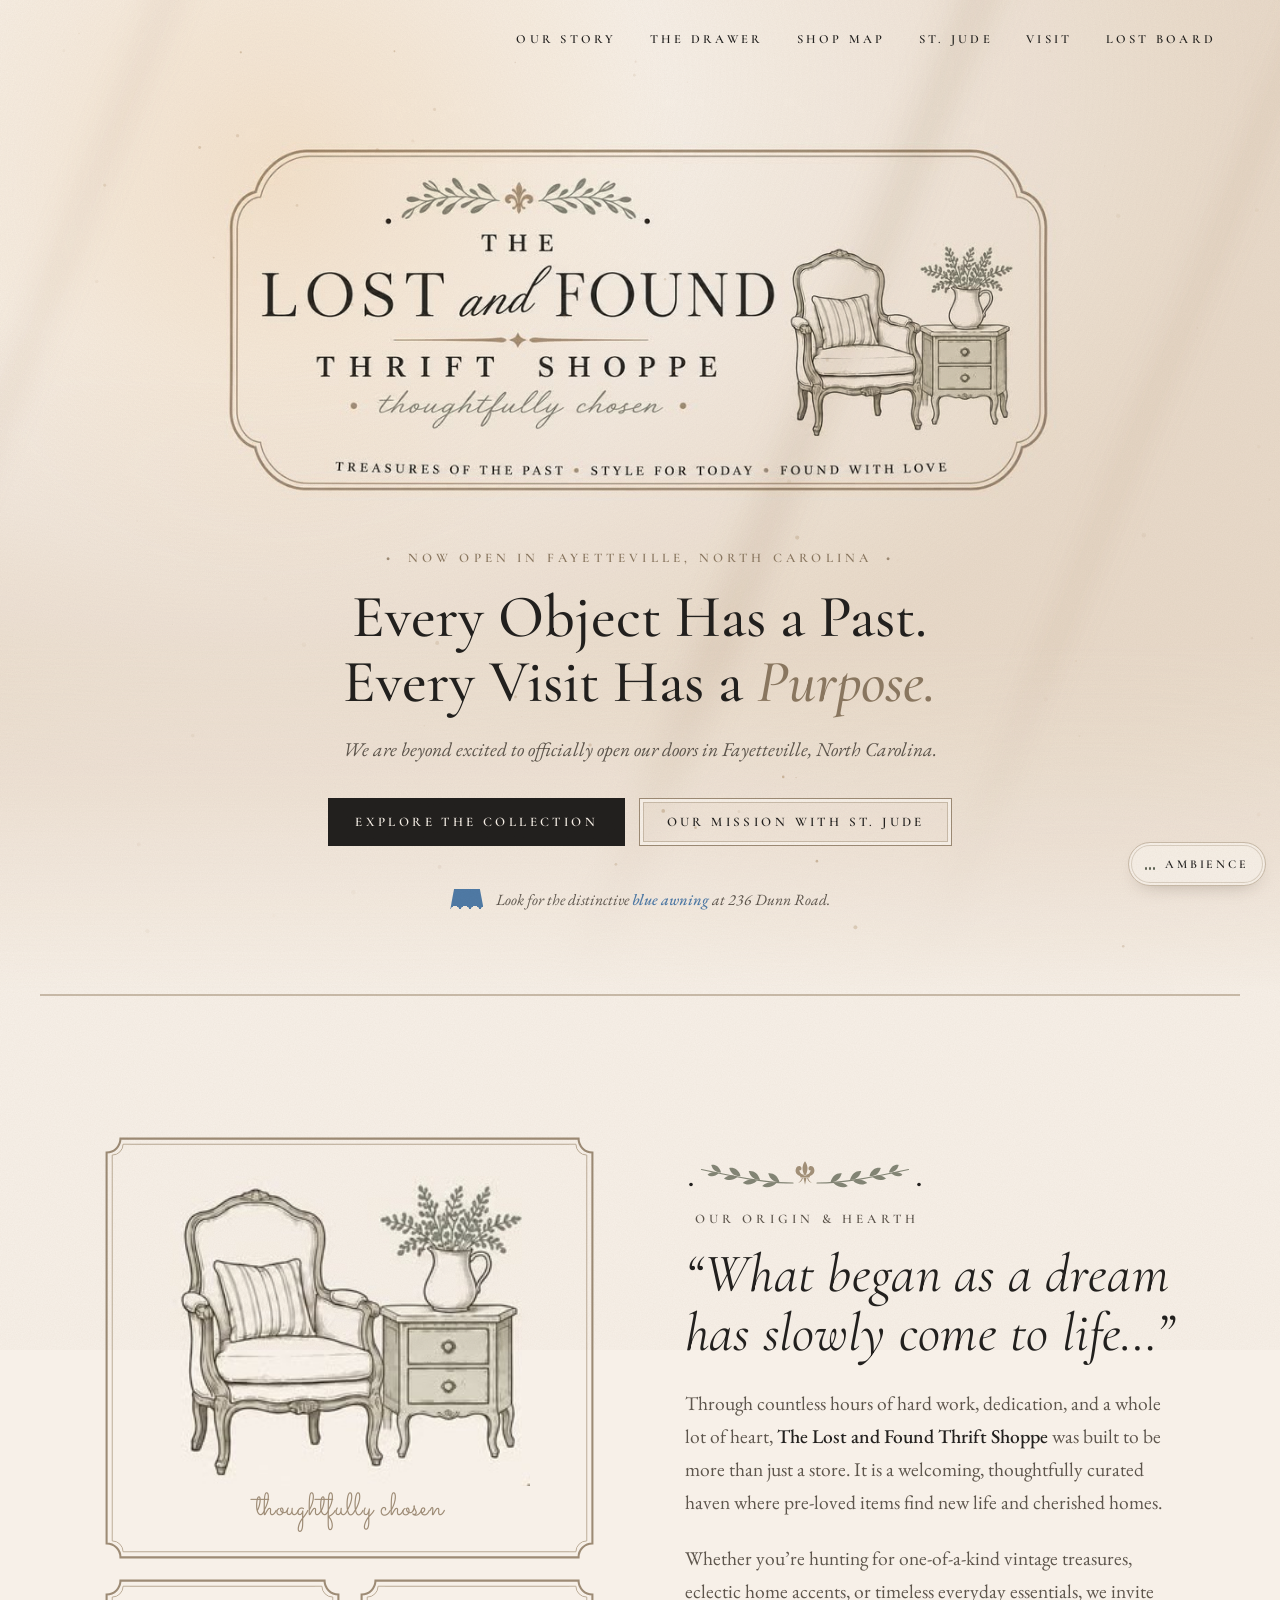
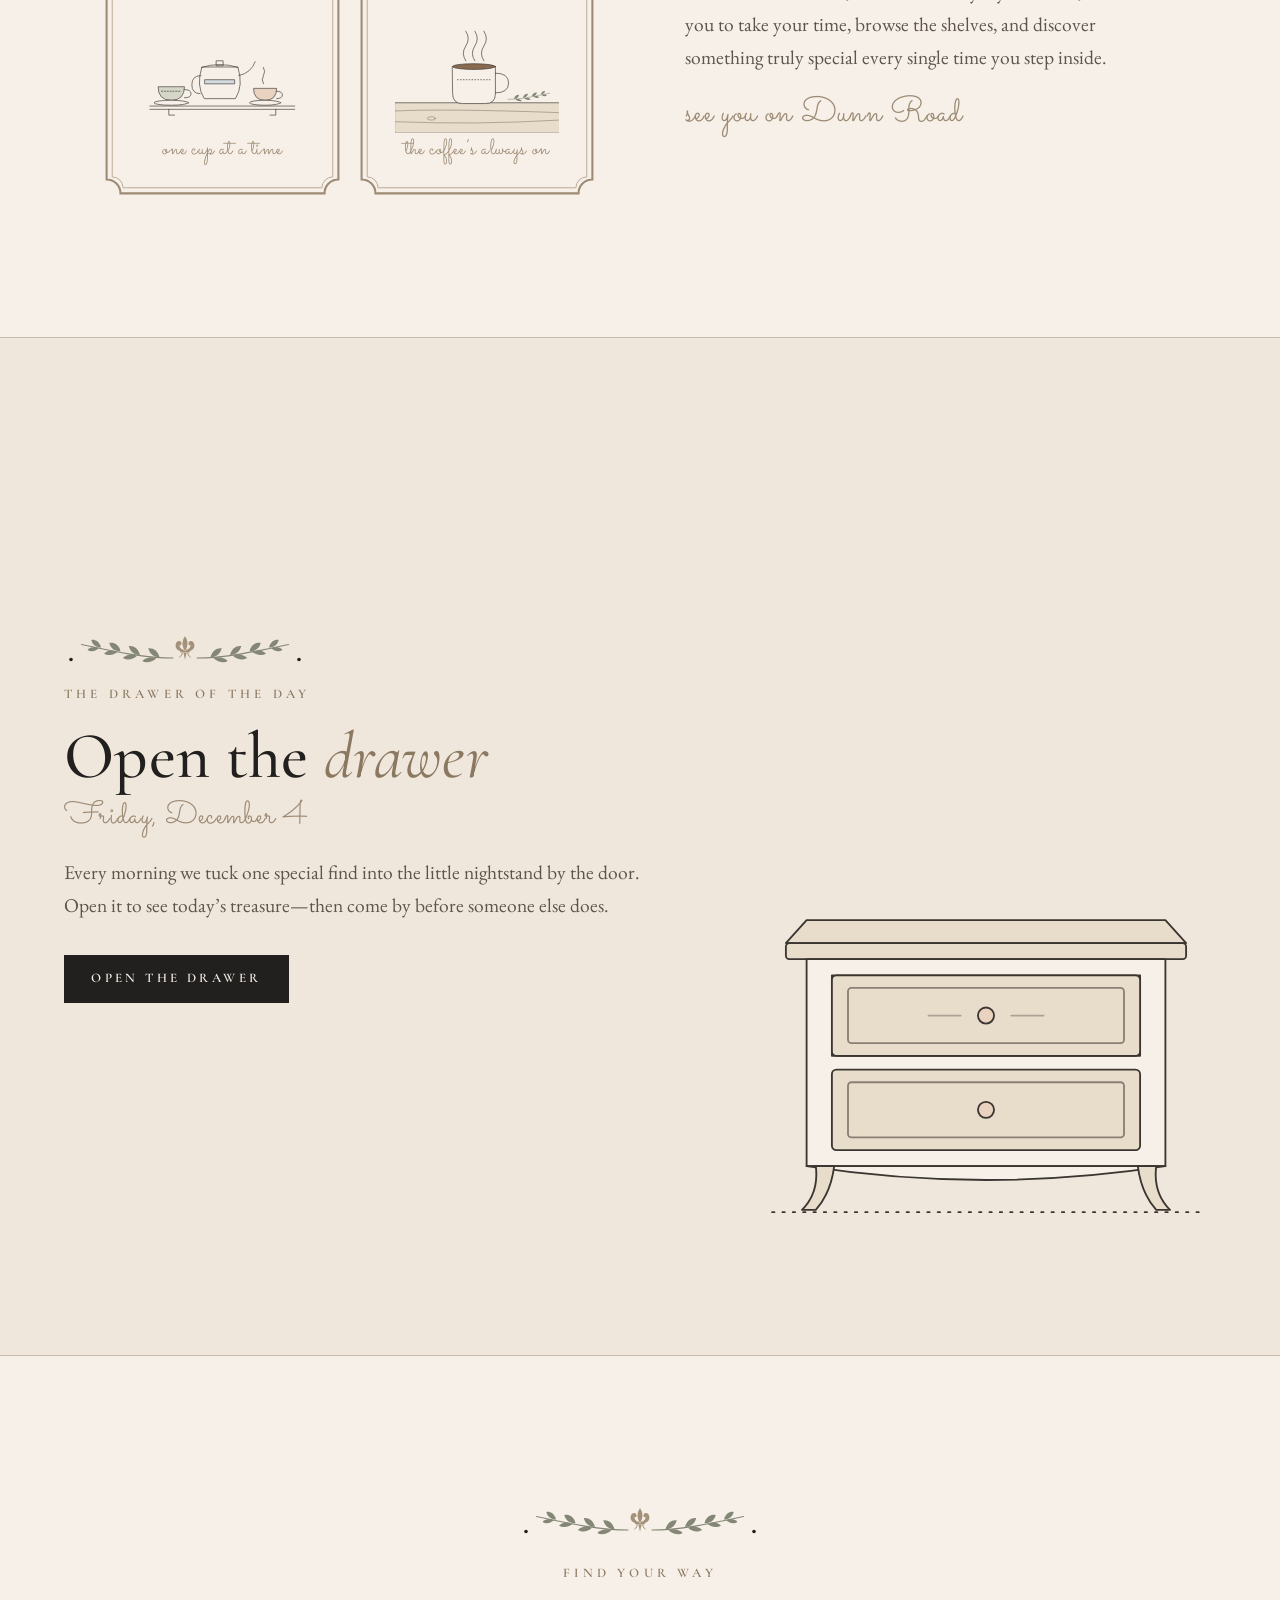
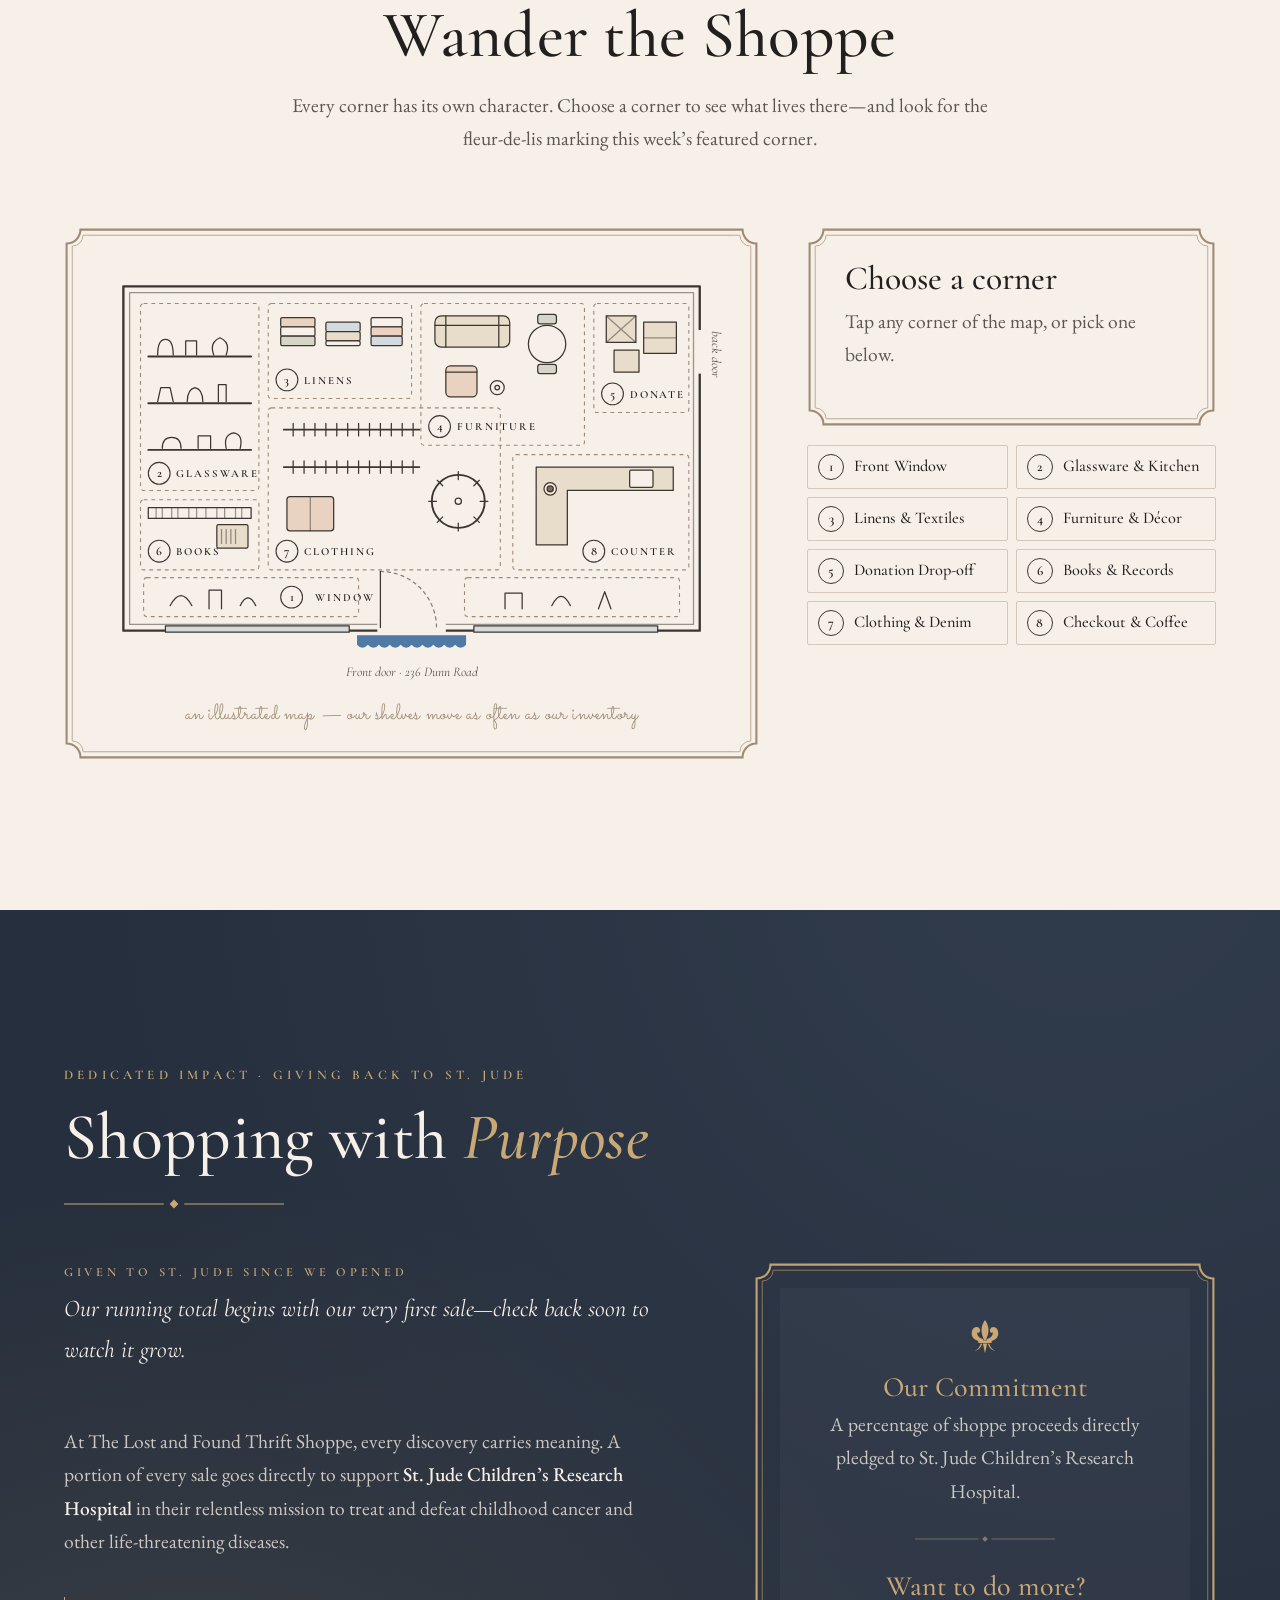
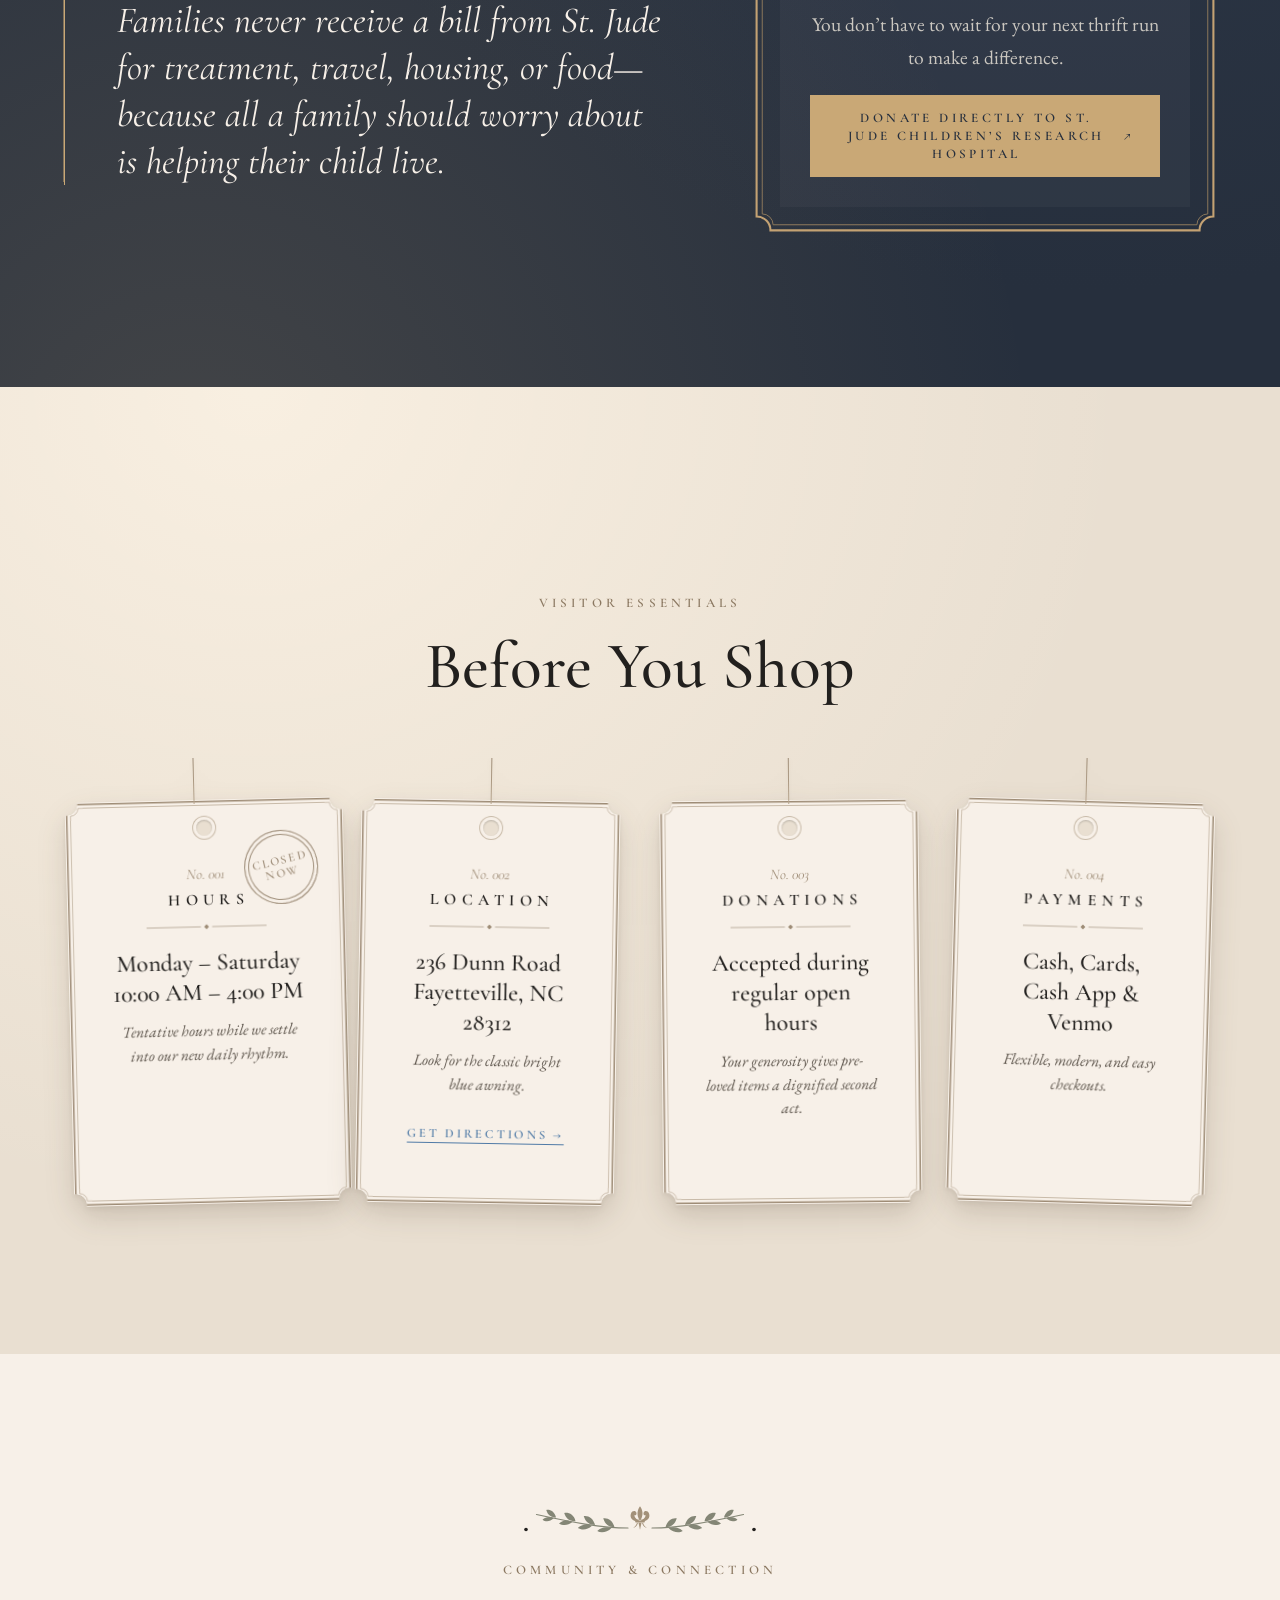
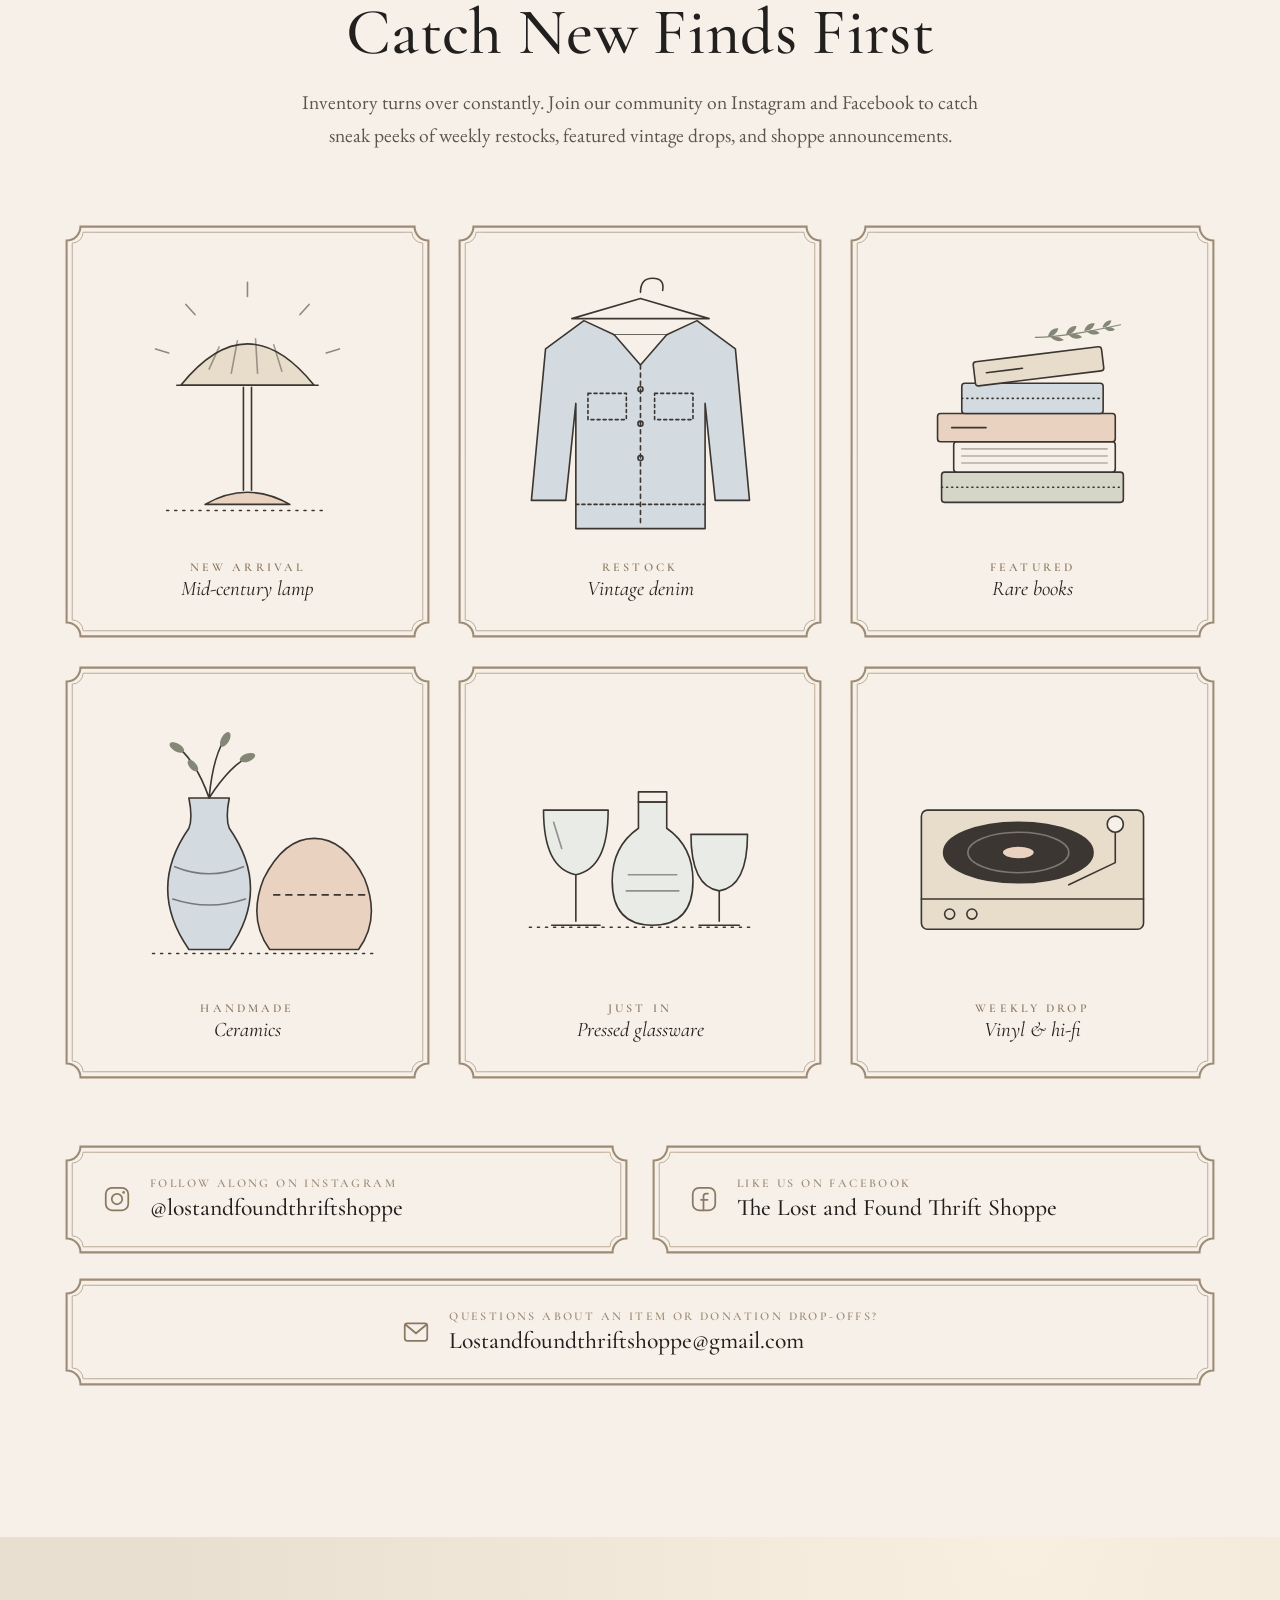
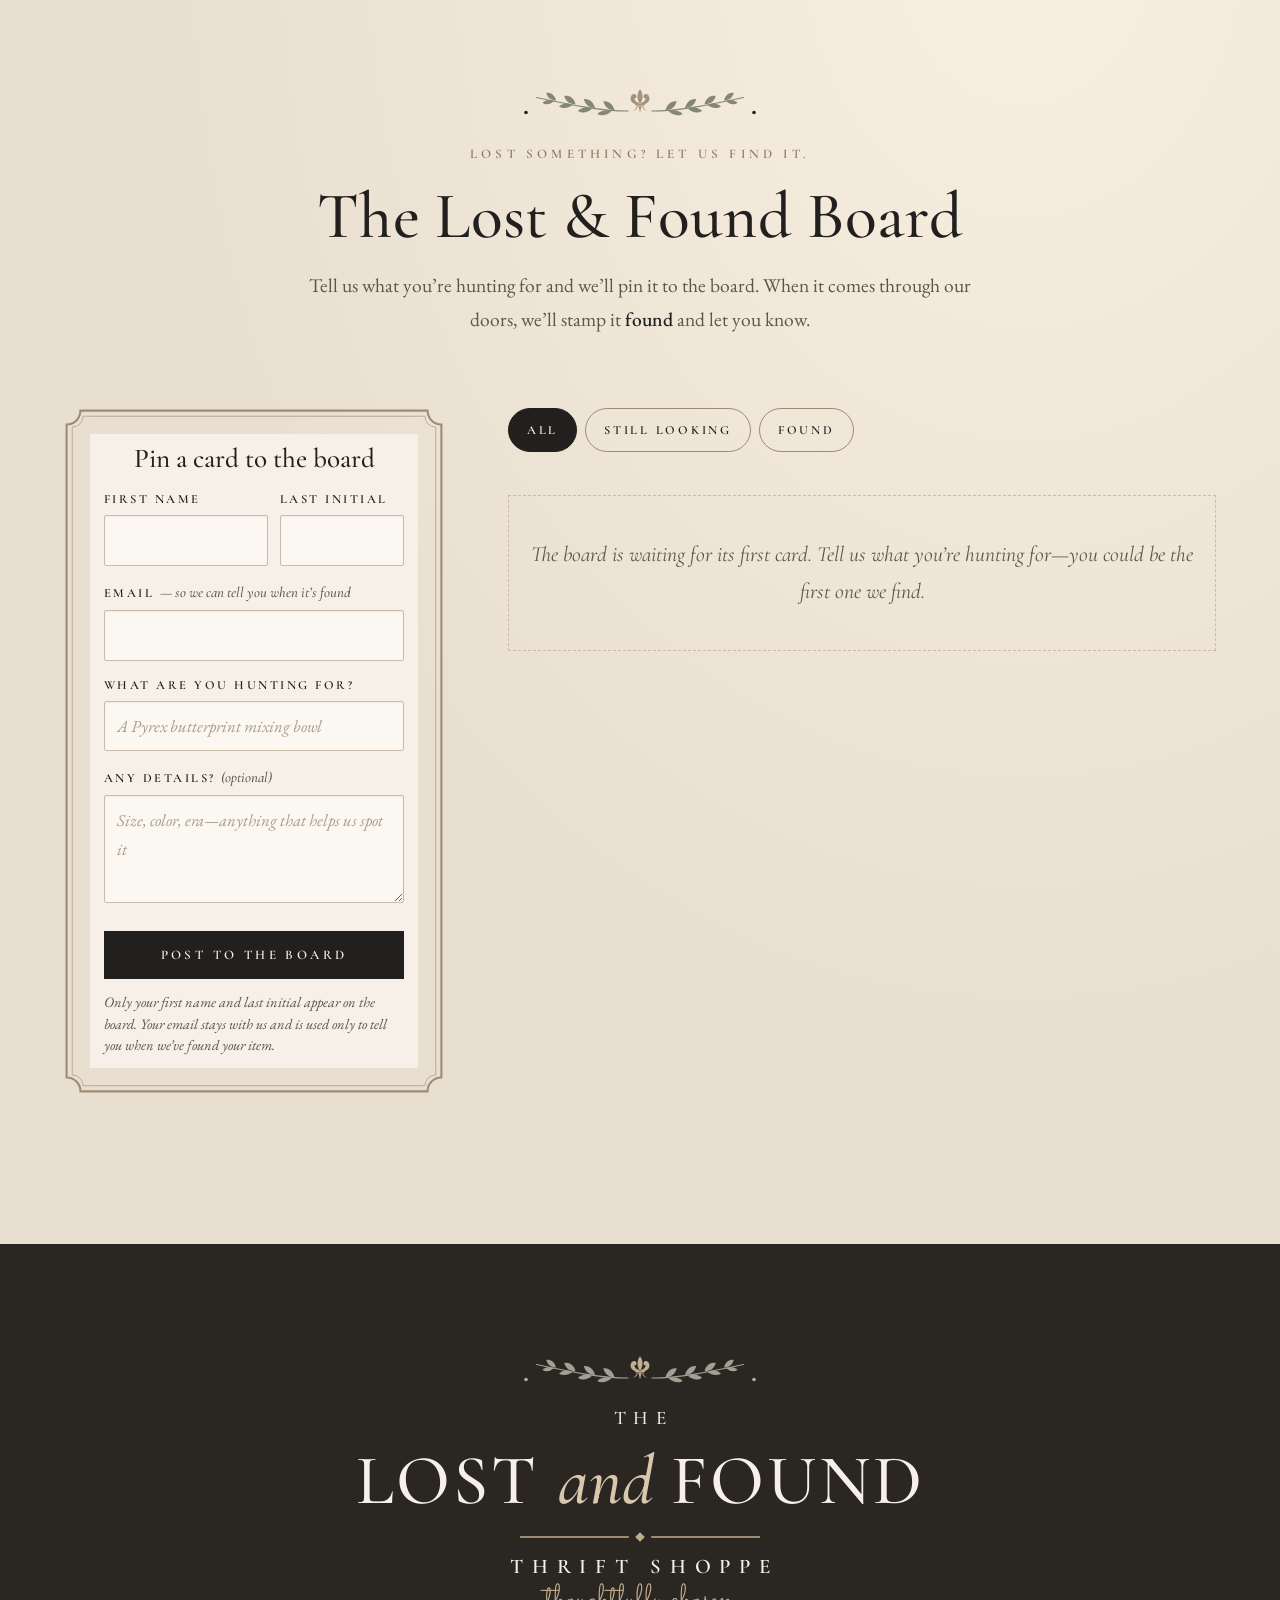
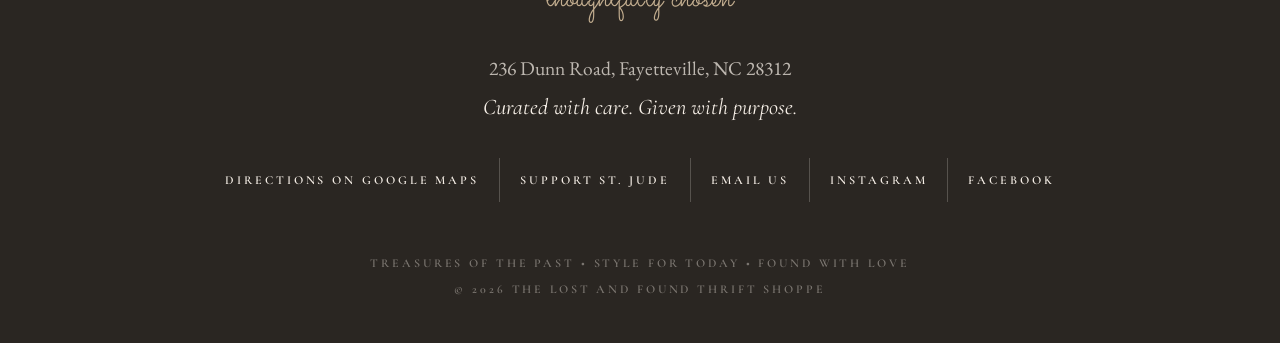
<file: index.html>
<!doctype html>
<html lang="en" class="no-js">
<head>
  <meta charset="utf-8">
  <meta name="viewport" content="width=device-width, initial-scale=1">
  <title>The Lost and Found Thrift Shoppe · Fayetteville, NC</title>
  <meta name="description" content="A thoughtfully curated thrift shoppe at 236 Dunn Road, Fayetteville, NC. Treasures of the past, style for today, found with love — with a portion of every sale supporting St. Jude Children's Research Hospital.">
  <meta name="theme-color" content="#f7f0e8">
  <meta property="og:title" content="The Lost and Found Thrift Shoppe">
  <meta property="og:description" content="Every object has a past. Every visit has a purpose. Now open at 236 Dunn Road, Fayetteville, NC.">
  <meta property="og:type" content="website">
  <meta property="og:image" content="assets/the-lost-and-found-sign.jpg">
  <link rel="icon" href="assets/favicon.svg" type="image/svg+xml">
  <link rel="preload" as="image" href="assets/the-lost-and-found-sign.jpg">
  <link rel="preconnect" href="https://fonts.googleapis.com">
  <link rel="preconnect" href="https://fonts.gstatic.com" crossorigin>
  <link href="https://fonts.googleapis.com/css2?family=Cormorant+Garamond:ital,wght@0,400;0,500;0,600;1,400;1,500&family=EB+Garamond:ital,wght@0,400;0,500;1,400&family=Sacramento&display=swap" rel="stylesheet">
  <link rel="stylesheet" href="css/styles.css">
</head>
<body>
  <a class="skip-link" href="#main">Skip to content</a>

  <!-- Ornament sprite: drawn to match the shoppe sign -->
  <svg width="0" height="0" style="position:absolute" aria-hidden="true">
    <defs>
      <symbol id="sprig" viewBox="0 0 130 36">
        <path d="M4 26 C40 26 80 18 126 8" fill="none" stroke="currentColor" stroke-width="1.6" stroke-linecap="round"/>
        <g fill="currentColor">
          <path d="M22 25 c2-9 9-13 15-12 c-2 8-8 12-15 12z"/>
          <path d="M26 26 c6 6 14 7 19 4 c-5-5-12-6-19-4z"/>
          <path d="M48 22 c2-9 9-13 15-12 c-2 8-8 12-15 12z"/>
          <path d="M52 23 c6 6 14 6 19 3 c-5-5-12-6-19-3z"/>
          <path d="M74 17 c2-9 9-12 15-11 c-2 8-8 11-15 11z"/>
          <path d="M78 18 c6 5 13 5 18 2 c-5-5-12-5-18-2z"/>
          <path d="M100 12 c2-8 8-11 13-10 c-2 7-7 10-13 10z"/>
          <path d="M103 13 c5 5 11 5 15 2 c-4-4-10-5-15-2z"/>
        </g>
      </symbol>
      <symbol id="fleur" viewBox="0 0 40 44">
        <g fill="currentColor">
          <path d="M20 2 C25 9 26 17 20 27 C14 17 15 9 20 2Z"/>
          <path d="M18 27 C9 28 2 22 5 14 C7 9 13 9 14 13 C15 17 12 18 11 16 C10 20 14 24 18 24Z"/>
          <path d="M22 27 C31 28 38 22 35 14 C33 9 27 9 26 13 C25 17 28 18 29 16 C30 20 26 24 22 24Z"/>
          <rect x="12" y="26" width="16" height="3.2" rx="1.2"/>
          <path d="M17.5 29.5 L20 41 L22.5 29.5Z"/>
          <path d="M15 29.5 C14 34 11 37 8 38 C12 38 15 35 16.6 30Z"/>
          <path d="M25 29.5 C26 34 29 37 32 38 C28 38 25 35 23.4 30Z"/>
        </g>
      </symbol>
      <symbol id="crest" viewBox="0 0 320 44">
        <g style="color:var(--sage)">
          <use href="#sprig" x="18" y="6" width="130" height="36" transform="translate(166 0) scale(-1 1)"/>
          <use href="#sprig" x="172" y="6" width="130" height="36"/>
        </g>
        <use href="#fleur" x="144" y="0" width="32" height="38" style="color:var(--fleur)"/>
        <g style="fill:var(--ink)"><circle cx="8" cy="34" r="2.4"/><circle cx="312" cy="34" r="2.4"/></g>
      </symbol>
      <symbol id="rule" viewBox="0 0 300 12">
        <path d="M0 6 H136 M164 6 H300" stroke="currentColor" stroke-width="1.6"/>
        <path d="M150 0 L156 6 L150 12 L144 6Z" fill="currentColor"/>
      </symbol>
    </defs>
  </svg>

  <div class="grain" aria-hidden="true"></div>

  <!-- ============ Navigation ============ -->
  <header class="site-nav" id="site-nav">
    <a class="nav-mark" href="#top" aria-label="The Lost and Found Thrift Shoppe — back to top">
      <span class="nav-mark__name">Lost <em>and</em> Found</span>
      <span class="nav-mark__caps">Thrift Shoppe</span>
    </a>
    <button class="nav-toggle" aria-expanded="false" aria-controls="nav-links">
      <span class="sr-only">Menu</span><span class="nav-toggle__bar"></span><span class="nav-toggle__bar"></span>
    </button>
    <nav class="nav-links" id="nav-links" aria-label="Primary">
      <a href="#origin">Our Story</a>
      <a href="#drawer">The Drawer</a>
      <a href="#map">Shop Map</a>
      <a href="#impact">St. Jude</a>
      <a href="#visit">Visit</a>
      <a href="#lost">Lost Board</a>
    </nav>
  </header>

  <main id="main">

    <!-- ============ 1. Hero: the shoppe sign in window light ============ -->
    <section class="hero" id="top" aria-labelledby="hero-title">
      <div class="hero__light" aria-hidden="true"></div>
      <canvas class="hero__dust" id="dust" aria-hidden="true"></canvas>

      <figure class="hero__sign">
        <img src="assets/the-lost-and-found-sign.jpg" width="960" height="480"
             alt="The Lost and Found Thrift Shoppe — thoughtfully chosen. Treasures of the past, style for today, found with love.">
      </figure>

      <div class="hero__content">
        <p class="eyebrow reveal"><span aria-hidden="true">&bull;</span> Now open in Fayetteville, North Carolina <span aria-hidden="true">&bull;</span></p>
        <h1 class="hero__title reveal" id="hero-title">
          <span>Every Object Has a Past.</span>
          <span>Every Visit Has a <em>Purpose.</em></span>
        </h1>
        <p class="hero__sub reveal">We are beyond excited to officially open our doors in Fayetteville, North&nbsp;Carolina.</p>
        <div class="hero__actions reveal">
          <a class="btn btn--ink" href="#finds">Explore the Collection</a>
          <a class="btn btn--line" href="#impact">Our Mission with St. Jude</a>
        </div>
        <a class="awning-badge reveal" href="#visit">
          <span class="awning-badge__icon" aria-hidden="true"></span>
          <span>Look for the distinctive <strong>blue awning</strong> at 236 Dunn Road.</span>
        </a>
      </div>
    </section>

    <!-- ============ 2. Origin & Hearth ============ -->
    <section class="origin" id="origin" aria-labelledby="origin-title">
      <div class="origin__gallery">
        <figure class="framed framed--feature reveal">
          <img src="assets/vignette-chair.jpg" width="262" height="226" loading="lazy"
               alt="Engraved illustration of a carved armchair beside a nightstand with a pitcher of greenery">
          <figcaption class="script">thoughtfully chosen</figcaption>
        </figure>
        <figure class="framed reveal">
          <svg class="sketch" data-sketch="teacups" viewBox="0 0 400 280" role="img" aria-label="Vintage teacups and a teapot arranged on a wooden shelf">
            <g class="ink">
              <path d="M24 214 H376 M24 222 H376"/>
              <path d="M70 222 v14 l14 0 M330 222 v14 l-14 0"/>
              <path class="w-sage" d="M44 168 q0 32 32 32 q32 0 32 -32 z"/>
              <path d="M108 174 q16 0 16 10 t-16 10"/>
              <ellipse class="w-paper" cx="76" cy="206" rx="42" ry="6"/>
              <path d="M52 178 h48" stroke-dasharray="3 4"/>
              <path class="w-paper" d="M150 120 q-14 44 6 76 h76 q20 -32 6 -76 z"/>
              <path d="M150 120 q44 -14 88 0"/><path d="M186 104 h16 v12 h-16z"/>
              <path d="M240 140 q30 -6 40 -34"/><path d="M148 140 q-22 0 -22 22 t20 22"/>
              <path class="w-blue" d="M158 150 h72 v10 h-72z"/>
              <path class="w-clay" d="M276 172 q0 28 28 28 q28 0 28 -28 z"/>
              <path d="M332 178 q14 0 14 9 t-14 9"/>
              <ellipse class="w-paper" cx="304" cy="206" rx="38" ry="6"/>
              <path d="M300 160 q-6 -10 0 -20 q6 -10 0 -20" class="steam-line"/>
            </g>
          </svg>
          <figcaption class="script">one cup at a time</figcaption>
        </figure>
        <figure class="framed reveal">
          <svg class="sketch" viewBox="0 0 400 280" role="img" aria-label="A steaming mug of coffee on a worn pine counter">
            <g class="ink">
              <path class="w-taupe" d="M0 206 H400 V280 H0Z"/>
              <path d="M0 226 q120 -6 400 4 M0 252 q200 8 400 -4" stroke-opacity=".5"/>
              <ellipse cx="88" cy="244" rx="10" ry="4" stroke-opacity=".5"/>
              <path class="w-paper" d="M140 118 h104 v66 q0 24 -24 24 h-56 q-24 0 -24 -24 z"/>
              <ellipse class="w-coffee" cx="192" cy="118" rx="52" ry="7"/>
              <path d="M244 134 q32 0 32 24 t-32 24"/>
              <path d="M152 150 h80" stroke-dasharray="2 5"/>
              <g class="steam">
                <path d="M172 104 q-12 -18 0 -36 q12 -18 0 -36"/>
                <path d="M194 104 q-12 -18 0 -36 q12 -18 0 -36"/>
                <path d="M216 104 q-12 -18 0 -36 q12 -18 0 -36"/>
              </g>
            </g>
            <g style="color:var(--sage)"><use href="#sprig" x="270" y="176" width="110" height="30"/></g>
          </svg>
          <figcaption class="script">the coffee&rsquo;s always on</figcaption>
        </figure>
      </div>

      <div class="origin__text">
        <div class="crest-head">
          <svg class="crest reveal" aria-hidden="true"><use href="#crest"/></svg>
          <p class="eyebrow reveal">Our Origin &amp; Hearth</p>
        </div>
        <h2 class="origin__quote reveal" id="origin-title">&ldquo;What began as a dream has slowly come to life&hellip;&rdquo;</h2>
        <p class="reveal">Through countless hours of hard work, dedication, and a whole lot of heart, <strong>The Lost and Found Thrift Shoppe</strong> was built to be more than just a store. It is a welcoming, thoughtfully curated haven where pre-loved items find new life and cherished homes.</p>
        <p class="reveal">Whether you&rsquo;re hunting for one-of-a-kind vintage treasures, eclectic home accents, or timeless everyday essentials, we invite you to take your time, browse the shelves, and discover something truly special every single time you step inside.</p>
        <p class="signoff script reveal">see you on Dunn Road</p>
      </div>
    </section>

    <!-- ============ The Drawer of the Day ============ -->
    <section class="drawer-day" id="drawer" aria-labelledby="drawer-title">
      <div class="drawer-day__text">
        <div class="crest-head">
          <svg class="crest reveal" aria-hidden="true"><use href="#crest"/></svg>
          <p class="eyebrow reveal">The Drawer of the Day</p>
        </div>
        <h2 class="reveal" id="drawer-title">Open the <em>drawer</em></h2>
        <p class="drawer-day__date script reveal" id="drawer-date"></p>
        <p class="reveal">Every morning we tuck one special find into the little nightstand by the door. Open it to see today&rsquo;s treasure&mdash;then come by before someone else does.</p>
        <button class="btn btn--ink reveal" id="drawer-open" type="button" aria-controls="drawer-card" aria-expanded="false">Open the drawer</button>
        <p class="drawer-day__note reveal">A new find every morning.</p>
      </div>

      <div class="drawer-stage reveal" id="drawer-stage">
        <div class="drawer-slot">
          <article class="drawer-card framed" id="drawer-card" aria-live="polite" hidden>
            <div class="drawer-card__art" id="drawer-art"></div>
            <p class="drawer-card__era" id="drawer-era"></p>
            <h3 class="drawer-card__title" id="drawer-item"></h3>
            <p class="drawer-card__desc" id="drawer-desc"></p>
            <p class="drawer-card__price" id="drawer-price"></p>
          </article>
        </div>
        <svg class="nightstand sketch" viewBox="0 0 400 330" aria-hidden="true">
          <g class="ink">
            <path class="w-taupe" d="M44 74 H356 L374 94 H26 Z"/>
            <rect class="w-taupe" x="26" y="94" width="348" height="14" rx="3"/>
            <rect class="w-paper" x="44" y="108" width="312" height="180"/>
            <rect class="drawer-cavity" x="66" y="122" width="268" height="70"/>
            <g class="drawer-front">
              <rect class="w-taupe" x="66" y="122" width="268" height="70" rx="4"/>
              <rect x="80" y="133" width="240" height="48" rx="3" stroke-opacity=".55"/>
              <circle class="w-clay" cx="200" cy="157" r="7"/>
              <path d="M150 157 h28 M222 157 h28" stroke-opacity=".35"/>
            </g>
            <rect class="w-taupe" x="66" y="204" width="268" height="70" rx="4"/>
            <rect x="80" y="215" width="240" height="48" rx="3" stroke-opacity=".55"/>
            <circle class="w-clay" cx="200" cy="239" r="7"/>
            <path class="w-paper" d="M44 288 Q200 312 356 288 Z"/>
            <path class="w-taupe" d="M52 288 c2 16 -2 28 -12 38 h12 c8 -9 14 -22 16 -38 z"/>
            <path class="w-taupe" d="M348 288 c-2 16 2 28 12 38 h-12 c-8 -9 -14 -22 -16 -38 z"/>
            <path d="M14 328 H386" stroke-dasharray="2 7"/>
          </g>
        </svg>
      </div>
    </section>

    <!-- ============ Shop Map ============ -->
    <section class="map" id="map" aria-labelledby="map-title">
      <header class="section-head">
        <svg class="crest reveal" aria-hidden="true"><use href="#crest"/></svg>
        <p class="eyebrow reveal">Find Your Way</p>
        <h2 class="reveal" id="map-title">Wander the Shoppe</h2>
        <p class="section-head__lede reveal">Every corner has its own character. Choose a corner to see what lives there&mdash;and look for the fleur-de-lis marking this week&rsquo;s featured corner.</p>
      </header>

      <div class="map__layout">
        <figure class="map__plan framed reveal">
          <svg class="plan sketch" viewBox="0 0 800 560" aria-hidden="true" id="plan">
            <g class="ink">
              <!-- walls -->
              <rect x="30" y="30" width="740" height="442" stroke-width="3"/>
              <rect x="38" y="38" width="724" height="426" stroke-opacity=".5"/>
              <rect x="356" y="460" width="88" height="16" style="fill:var(--paper)" stroke="none"/>
              <rect x="764" y="86" width="12" height="56" style="fill:var(--paper)" stroke="none"/>
              <path d="M360 468 V396" /><path d="M360 396 A72 72 0 0 1 432 468" stroke-dasharray="4 5" stroke-opacity=".6"/>
              <rect class="w-blue" x="84" y="466" width="236" height="8"/>
              <rect class="w-blue" x="480" y="466" width="236" height="8"/>
              <!-- awning at the front door -->
              <path d="M330 478 H470 V490 q-7 8 -14 0 q-7 8 -14 0 q-7 8 -14 0 q-7 8 -14 0 q-7 8 -14 0 q-7 8 -14 0 q-7 8 -14 0 q-7 8 -14 0 q-7 8 -14 0 q-7 8 -14 0 Z" style="fill:var(--awning-blue)" stroke="none"/>
            </g>
            <text class="plan__caption" x="400" y="530" text-anchor="middle">Front door &middot; 236 Dunn Road</text>
            <text class="plan__caption" x="786" y="118" text-anchor="middle" transform="rotate(90 786 118)">back door</text>

            <!-- 1 Front window -->
            <g class="zone" data-zone="window">
              <rect class="zone__area" x="56" y="404" width="276" height="50" rx="4"/>
              <rect class="zone__area" x="468" y="404" width="276" height="50" rx="4"/>
              <g class="ink"><path d="M90 440 q14 -26 28 0 M140 444 v-24 h16 v24 M180 440 q10 -20 20 0 M520 444 v-20 h22 v20 M580 440 q12 -24 24 0 M640 444 l8 -22 l8 22"/></g>
              <g class="zone__badge"><circle cx="246" cy="429" r="14"/><text x="246" y="434">1</text></g>
              <text class="zone__label" x="276" y="434">Window</text>
            </g>
            <!-- 2 Glassware -->
            <g class="zone" data-zone="glassware">
              <rect class="zone__area" x="52" y="52" width="152" height="240" rx="4"/>
              <g class="ink">
                <path d="M62 120 H194 M62 180 H194 M62 240 H194" stroke-width="2.4"/>
                <path d="M74 118 q0 -20 10 -20 q10 0 10 20 M110 118 v-18 h14 v18 M146 118 q-6 -16 8 -22 q14 6 8 22 M74 178 l4 -18 h12 l4 18 M112 178 q0 -16 10 -18 q10 2 10 18 M152 178 v-22 h10 v22 M80 238 q0 -14 12 -14 q12 0 12 14 M126 238 v-16 h16 v16 M162 238 q-4 -18 10 -20 q12 2 8 20"/>
              </g>
              <g class="zone__badge"><circle cx="76" cy="270" r="14"/><text x="76" y="275">2</text></g>
              <text class="zone__label" x="98" y="275">Glassware</text>
            </g>
            <!-- 3 Linens -->
            <g class="zone" data-zone="linens">
              <rect class="zone__area" x="216" y="52" width="184" height="122" rx="4"/>
              <g class="ink">
                <rect class="w-clay" x="232" y="70" width="44" height="12" rx="2"/><rect class="w-paper" x="232" y="82" width="44" height="12" rx="2"/><rect class="w-sage" x="232" y="94" width="44" height="12" rx="2"/>
                <rect class="w-blue" x="290" y="76" width="44" height="12" rx="2"/><rect class="w-taupe" x="290" y="88" width="44" height="12" rx="2"/><rect class="w-paper" x="290" y="100" width="44" height="6" rx="2"/>
                <rect class="w-paper" x="348" y="70" width="40" height="12" rx="2"/><rect class="w-clay" x="348" y="82" width="40" height="12" rx="2"/><rect class="w-blue" x="348" y="94" width="40" height="12" rx="2"/>
              </g>
              <g class="zone__badge"><circle cx="240" cy="150" r="14"/><text x="240" y="155">3</text></g>
              <text class="zone__label" x="262" y="155">Linens</text>
            </g>
            <!-- 4 Furniture -->
            <g class="zone" data-zone="furniture">
              <rect class="zone__area" x="412" y="52" width="210" height="182" rx="4"/>
              <g class="ink">
                <rect class="w-taupe" x="430" y="68" width="96" height="40" rx="8"/><path d="M430 80 h96 M444 68 v40 M512 68 v40"/>
                <circle class="w-paper" cx="574" cy="104" r="24"/><rect class="w-sage" x="562" y="66" width="24" height="12" rx="3"/><rect class="w-sage" x="562" y="130" width="24" height="12" rx="3"/>
                <rect class="w-clay" x="444" y="132" width="40" height="40" rx="6"/><path d="M444 140 h40"/>
                <circle cx="510" cy="160" r="9"/><circle cx="510" cy="160" r="3"/>
              </g>
              <g class="zone__badge"><circle cx="436" cy="210" r="14"/><text x="436" y="215">4</text></g>
              <text class="zone__label" x="458" y="215">Furniture</text>
            </g>
            <!-- 5 Donations -->
            <g class="zone" data-zone="donations">
              <rect class="zone__area" x="634" y="52" width="122" height="140" rx="4"/>
              <g class="ink">
                <rect class="w-taupe" x="650" y="68" width="38" height="34"/><path d="M650 68 l38 34 M688 68 l-38 34" stroke-opacity=".5"/>
                <rect class="w-taupe" x="698" y="76" width="42" height="40"/><path d="M698 96 h42" stroke-opacity=".5"/>
                <rect class="w-taupe" x="660" y="112" width="32" height="28"/>
              </g>
              <g class="zone__badge"><circle cx="658" cy="168" r="14"/><text x="658" y="173">5</text></g>
              <text class="zone__label" x="680" y="173">Donate</text>
            </g>
            <!-- 6 Books & records -->
            <g class="zone" data-zone="books">
              <rect class="zone__area" x="52" y="304" width="152" height="90" rx="4"/>
              <g class="ink">
                <rect class="w-paper" x="62" y="314" width="132" height="14"/>
                <path d="M72 314 v14 M80 314 v14 M92 314 v14 M100 314 v14 M114 314 v14 M124 314 v14 M136 314 v14 M150 314 v14 M160 314 v14 M174 314 v14 M182 314 v14" stroke-opacity=".5"/>
                <rect class="w-taupe" x="150" y="336" width="40" height="30" rx="2"/><path d="M156 342 v18 M162 342 v18 M168 342 v18 M174 342 v18" stroke-opacity=".5"/>
              </g>
              <g class="zone__badge"><circle cx="76" cy="370" r="14"/><text x="76" y="375">6</text></g>
              <text class="zone__label" x="98" y="375">Books</text>
            </g>
            <!-- 7 Clothing -->
            <g class="zone" data-zone="clothing">
              <rect class="zone__area" x="216" y="186" width="298" height="208" rx="4"/>
              <g class="ink">
                <path d="M236 214 H410 M236 262 H410" stroke-width="2.4"/>
                <path d="M248 206 v16 M262 206 v16 M276 206 v16 M290 206 v16 M304 206 v16 M318 206 v16 M332 206 v16 M346 206 v16 M360 206 v16 M374 206 v16 M388 206 v16 M402 206 v16"/>
                <path d="M248 254 v16 M262 254 v16 M276 254 v16 M290 254 v16 M304 254 v16 M318 254 v16 M332 254 v16 M346 254 v16 M360 254 v16 M374 254 v16 M388 254 v16 M402 254 v16"/>
                <circle cx="460" cy="306" r="34" stroke-width="2.4"/><circle cx="460" cy="306" r="4"/>
                <path d="M460 268 v10 M498 306 h-10 M460 344 v-10 M422 306 h10 M433 279 l7 7 M487 279 l-7 7 M487 333 l-7 -7 M433 333 l7 -7"/>
                <rect class="w-clay" x="240" y="300" width="60" height="44" rx="4"/><path d="M270 300 v44" stroke-opacity=".5"/>
              </g>
              <g class="zone__badge"><circle cx="240" cy="370" r="14"/><text x="240" y="375">7</text></g>
              <text class="zone__label" x="262" y="375">Clothing</text>
            </g>
            <!-- 8 Counter -->
            <g class="zone" data-zone="counter">
              <rect class="zone__area" x="530" y="246" width="226" height="148" rx="4"/>
              <g class="ink">
                <path class="w-taupe" d="M560 262 H736 V292 H600 V362 H560 Z"/>
                <rect class="w-paper" x="680" y="266" width="30" height="22" rx="2"/>
                <circle class="w-paper" cx="578" cy="290" r="8"/><circle class="w-coffee" cx="578" cy="290" r="4"/>
              </g>
              <g class="zone__badge"><circle cx="634" cy="370" r="14"/><text x="634" y="375">8</text></g>
              <text class="zone__label" x="656" y="375">Counter</text>
            </g>

            <!-- "This week's corner" marker, positioned by script -->
            <use class="plan__fleur" id="plan-fleur" href="#fleur" width="30" height="34" x="-100" y="-100"/>
          </svg>
          <figcaption class="script">an illustrated map &mdash; our shelves move as often as our inventory</figcaption>
        </figure>

        <div class="map__panel">
          <div class="map__detail framed reveal" aria-live="polite">
            <p class="map__badge" id="map-badge" hidden><svg aria-hidden="true"><use href="#fleur"/></svg> This week&rsquo;s corner</p>
            <h3 id="map-zone-title">Choose a corner</h3>
            <p id="map-zone-blurb">Tap any corner of the map, or pick one below.</p>
          </div>
          <ol class="map__legend reveal" id="map-legend">
            <li><button type="button" data-zone="window"><span>1</span>Front Window</button></li>
            <li><button type="button" data-zone="glassware"><span>2</span>Glassware &amp; Kitchen</button></li>
            <li><button type="button" data-zone="linens"><span>3</span>Linens &amp; Textiles</button></li>
            <li><button type="button" data-zone="furniture"><span>4</span>Furniture &amp; D&eacute;cor</button></li>
            <li><button type="button" data-zone="donations"><span>5</span>Donation Drop-off</button></li>
            <li><button type="button" data-zone="books"><span>6</span>Books &amp; Records</button></li>
            <li><button type="button" data-zone="clothing"><span>7</span>Clothing &amp; Denim</button></li>
            <li><button type="button" data-zone="counter"><span>8</span>Checkout &amp; Coffee</button></li>
          </ol>
        </div>
      </div>
    </section>

    <!-- ============ 3. Impact: St. Jude ============ -->
    <section class="impact" id="impact" aria-labelledby="impact-title">
      <div class="impact__inner">
        <p class="eyebrow eyebrow--gold reveal">Dedicated Impact &middot; Giving Back to St. Jude</p>
        <h2 class="impact__title reveal" id="impact-title">Shopping with <em>Purpose</em></h2>
        <svg class="impact__rule reveal" aria-hidden="true"><use href="#rule"/></svg>
        <div class="impact__grid">
          <div class="impact__copy">
            <div class="impact__total" id="impact-total" hidden>
              <p class="impact__total-label">Given to St. Jude since we opened</p>
              <p class="impact__total-figure" id="impact-amount">$0</p>
              <p class="impact__total-zero" id="impact-zero" hidden>Our running total begins with our very first sale&mdash;check back soon to watch it grow.</p>
              <div class="impact__milestone" id="impact-milestone" hidden>
                <svg class="impact__sprig" id="impact-sprig" viewBox="0 0 320 60" aria-hidden="true"></svg>
                <p id="impact-next"></p>
              </div>
              <p class="impact__total-asof" id="impact-asof"></p>
            </div>
            <p class="reveal">At The Lost and Found Thrift Shoppe, every discovery carries meaning. A portion of every sale goes directly to support <strong>St. Jude Children&rsquo;s Research Hospital</strong> in their relentless mission to treat and defeat childhood cancer and other life-threatening diseases.</p>
            <blockquote class="impact__pull reveal">
              Families never receive a bill from St. Jude for treatment, travel, housing, or food&mdash;because all a family should worry about is helping their child live.
            </blockquote>
          </div>
          <aside class="impact__card framed framed--gold reveal" aria-label="Our commitment">
            <svg class="impact__fleur" aria-hidden="true"><use href="#fleur"/></svg>
            <h3>Our Commitment</h3>
            <p>A percentage of shoppe proceeds directly pledged to St. Jude Children&rsquo;s Research Hospital.</p>
            <svg class="impact__rule impact__rule--small" aria-hidden="true"><use href="#rule"/></svg>
            <h3>Want to do more?</h3>
            <p>You don&rsquo;t have to wait for your next thrift run to make a difference.</p>
            <a class="btn btn--gold" href="https://www.stjude.org/donate" target="_blank" rel="noopener noreferrer">
              Donate Directly to St. Jude Children&rsquo;s Research Hospital <span aria-hidden="true">&nearr;</span>
              <span class="sr-only">(opens in a new tab)</span>
            </a>
          </aside>
        </div>
      </div>
    </section>

    <!-- ============ 4. Visitor Essentials ============ -->
    <section class="visit" id="visit" aria-labelledby="visit-title">
      <header class="section-head">
        <svg class="crest reveal" aria-hidden="true"><use href="#crest"/></svg>
        <p class="eyebrow reveal">Visitor Essentials</p>
        <h2 class="reveal" id="visit-title">Before You Shop</h2>
      </header>
      <div class="tags">
        <article class="tag reveal" style="--tilt:-1.4deg"><div class="tag__card">
          <span class="tag__no">No. 001</span>
          <h3>Hours</h3>
          <svg class="tag__rule" aria-hidden="true"><use href="#rule"/></svg>
          <p class="tag__main">Monday &ndash; Saturday<br><span class="nw">10:00 AM &ndash; 4:00 PM</span></p>
          <p class="tag__note">Tentative hours while we settle into our new daily rhythm.</p>
          <span class="tag__stamp" id="open-stamp" hidden></span>
        </div></article>
        <article class="tag reveal" style="--tilt:1deg"><div class="tag__card">
          <span class="tag__no">No. 002</span>
          <h3>Location</h3>
          <svg class="tag__rule" aria-hidden="true"><use href="#rule"/></svg>
          <p class="tag__main">236 Dunn Road<br>Fayetteville, NC 28312</p>
          <p class="tag__note">Look for the classic bright blue awning.</p>
          <a class="tag__link" href="https://www.google.com/maps/dir/?api=1&amp;destination=236+Dunn+Road+Fayetteville+NC+28312" target="_blank" rel="noopener noreferrer">Get directions &rarr;</a>
        </div></article>
        <article class="tag reveal" style="--tilt:-.6deg"><div class="tag__card">
          <span class="tag__no">No. 003</span>
          <h3>Donations</h3>
          <svg class="tag__rule" aria-hidden="true"><use href="#rule"/></svg>
          <p class="tag__main">Accepted during<br>regular open hours</p>
          <p class="tag__note">Your generosity gives pre-loved items a dignified second act.</p>
        </div></article>
        <article class="tag reveal" style="--tilt:1.6deg"><div class="tag__card">
          <span class="tag__no">No. 004</span>
          <h3>Payments</h3>
          <svg class="tag__rule" aria-hidden="true"><use href="#rule"/></svg>
          <p class="tag__main">Cash, Cards,<br>Cash App &amp; Venmo</p>
          <p class="tag__note">Flexible, modern, and easy checkouts.</p>
        </div></article>
      </div>
    </section>

    <!-- ============ 5. Community & Connection ============ -->
    <section class="finds" id="finds" aria-labelledby="finds-title">
      <header class="section-head">
        <svg class="crest reveal" aria-hidden="true"><use href="#crest"/></svg>
        <p class="eyebrow reveal">Community &amp; Connection</p>
        <h2 class="reveal" id="finds-title">Catch New Finds First</h2>
        <p class="section-head__lede reveal">Inventory turns over constantly. Join our community on Instagram and Facebook to catch sneak peeks of weekly restocks, featured vintage drops, and shoppe announcements.</p>
      </header>

      <!-- Engraved placeholders: replace with recent Instagram photos -->
      <div class="finds__grid">
        <figure class="find framed reveal">
          <svg class="sketch" data-sketch="lamp" viewBox="0 0 300 300" role="img" aria-label="Mid-century mushroom lamp">
            <g class="ink">
              <path d="M150 40 v-14 M98 58 l-9 -10 M202 58 l9 -10 M72 96 l-13 -4 M228 96 l13 -4" stroke-opacity=".55"/>
              <path class="w-taupe" d="M84 128 Q150 46 216 128 Z"/>
              <path d="M80 128 H220"/>
              <path d="M112 112 l10 -22 M134 116 l6 -32 M160 116 l-2 -34 M184 114 l-8 -26" stroke-opacity=".45"/>
              <path d="M146 130 V232 M154 130 V232"/>
              <path class="w-clay" d="M108 246 Q150 222 192 246 Z"/>
              <path d="M70 252 H230" stroke-dasharray="2 6"/>
            </g>
          </svg>
          <figcaption><span>New arrival</span>Mid-century lamp</figcaption>
        </figure>
        <figure class="find framed reveal">
          <svg class="sketch" data-sketch="denim" viewBox="0 0 300 300" role="img" aria-label="Vintage denim jacket on a wooden hanger">
            <g class="ink">
              <path d="M150 36 q0 -14 12 -14 q12 0 10 12"/>
              <path d="M82 62 L150 42 L218 62 Z"/>
              <path class="w-blue" d="M94 64 l-38 28 l-14 150 h34 l10 -96 v124 h128 v-124 l10 96 h34 l-14 -150 l-38 -28 l-30 14 h-52 z"/>
              <path class="w-paper" d="M124 78 l26 30 l26 -30"/>
              <path d="M150 108 V266" stroke-dasharray="4 4"/>
              <path d="M98 136 h38 v26 h-38z M164 136 h38 v26 h-38z" stroke-dasharray="3 3"/>
              <path d="M86 246 h128" stroke-dasharray="3 3"/>
              <circle cx="150" cy="132" r="2.5"/><circle cx="150" cy="166" r="2.5"/><circle cx="150" cy="200" r="2.5"/>
            </g>
          </svg>
          <figcaption><span>Restock</span>Vintage denim</figcaption>
        </figure>
        <figure class="find framed reveal">
          <svg class="sketch" data-sketch="books" viewBox="0 0 300 300" role="img" aria-label="A stack of rare cloth-bound books">
            <g class="ink">
              <rect class="w-sage" x="60" y="214" width="180" height="30" rx="3"/>
              <path d="M60 229 H240" stroke-dasharray="1 4"/>
              <rect class="w-paper" x="72" y="184" width="160" height="30" rx="3"/>
              <path d="M80 191 H224 M80 198 H224 M80 205 H224" stroke-opacity=".35"/>
              <rect class="w-clay" x="56" y="156" width="176" height="28" rx="3"/>
              <path d="M70 170 H104"/>
              <rect class="w-blue" x="80" y="126" width="140" height="30" rx="3"/>
              <path d="M80 141 H220" stroke-dasharray="1 4"/>
              <g transform="rotate(-7 150 110)">
                <rect class="w-taupe" x="92" y="98" width="128" height="24" rx="3"/>
                <path d="M104 110 H140"/>
              </g>
            </g>
            <g style="color:var(--sage)"><use href="#sprig" x="150" y="62" width="90" height="26"/></g>
          </svg>
          <figcaption><span>Featured</span>Rare books</figcaption>
        </figure>
        <figure class="find framed reveal">
          <svg class="sketch" data-sketch="ceramics" viewBox="0 0 300 300" role="img" aria-label="Handmade glazed ceramic vases">
            <g class="ink">
              <path class="w-blue" d="M92 250 q-42 -60 0 -120 q4 -10 0 -30 h40 q-4 20 0 30 q42 60 0 120 z"/>
              <path d="M78 168 q34 14 68 0 M76 200 q36 12 72 0" stroke-opacity=".6"/>
              <path class="w-clay" d="M172 250 q-22 -30 -6 -70 q20 -40 50 -40 q30 0 50 40 q16 40 -6 70 z"/>
              <path d="M176 196 h96" stroke-dasharray="6 6"/>
              <path d="M112 100 q-14 -40 -36 -54 M112 100 q4 -44 18 -62 M112 100 q22 -34 42 -42"/>
              <path d="M56 254 H276" stroke-dasharray="2 6"/>
            </g>
            <g style="fill:var(--sage)">
              <ellipse cx="80" cy="50" rx="8" ry="4" transform="rotate(30 80 50)"/><ellipse cx="128" cy="42" rx="8" ry="4" transform="rotate(-60 128 42)"/>
              <ellipse cx="150" cy="60" rx="8" ry="4" transform="rotate(-20 150 60)"/><ellipse cx="96" cy="68" rx="7" ry="3.5" transform="rotate(50 96 68)"/>
            </g>
          </svg>
          <figcaption><span>Handmade</span>Ceramics</figcaption>
        </figure>
        <figure class="find framed reveal">
          <svg class="sketch" data-sketch="glass" viewBox="0 0 300 300" role="img" aria-label="Pressed glass goblets and a decanter">
            <g class="ink">
              <path class="w-glass" d="M54 112 h64 q0 58 -32 64 q-32 -6 -32 -64 z"/>
              <path d="M86 176 v46 M62 226 h48"/>
              <path d="M64 124 l8 26" stroke-opacity=".5"/>
              <path class="w-glass" d="M176 104 h-28 v26 q-26 18 -26 52 q0 44 40 44 q40 0 40 -44 q0 -34 -26 -52 z"/>
              <path d="M148 94 h28 v10 h-28z"/>
              <path d="M138 176 h48 M136 192 h52" stroke-opacity=".5"/>
              <path class="w-glass" d="M200 136 h56 q0 52 -28 56 q-28 -4 -28 -56 z"/>
              <path d="M228 192 v30 M208 226 h40"/>
              <path d="M40 228 H264" stroke-dasharray="2 6"/>
            </g>
          </svg>
          <figcaption><span>Just in</span>Pressed glassware</figcaption>
        </figure>
        <figure class="find framed reveal">
          <svg class="sketch" data-sketch="vinyl" viewBox="0 0 300 300" role="img" aria-label="A vintage record player with a spinning vinyl record">
            <g class="ink">
              <rect class="w-taupe" x="40" y="112" width="220" height="118" rx="6"/>
              <path d="M40 200 H260"/>
              <g class="vinyl">
                <ellipse class="w-ink" cx="136" cy="154" rx="74" ry="30"/>
                <ellipse cx="136" cy="154" rx="50" ry="20" stroke="#f7f0e8" stroke-opacity=".35"/>
                <ellipse class="w-clay" cx="136" cy="154" rx="16" ry="6.5"/>
              </g>
              <path d="M232 126 v38 l-46 22"/>
              <circle class="w-paper" cx="232" cy="126" r="8"/>
              <circle cx="68" cy="215" r="5"/><circle cx="90" cy="215" r="5"/>
            </g>
          </svg>
          <figcaption><span>Weekly drop</span>Vinyl &amp; hi-fi</figcaption>
        </figure>
      </div>

      <div class="connect">
        <a class="connect__item framed reveal" href="https://www.instagram.com/lostandfoundthriftshoppe/" target="_blank" rel="noopener noreferrer">
          <svg viewBox="0 0 24 24" aria-hidden="true"><rect x="3" y="3" width="18" height="18" rx="5" fill="none" stroke="currentColor" stroke-width="1.4"/><circle cx="12" cy="12" r="4.2" fill="none" stroke="currentColor" stroke-width="1.4"/><circle cx="17.3" cy="6.7" r="1.1" fill="currentColor"/></svg>
          <span><small>Follow along on Instagram</small>@lostandfoundthriftshoppe</span>
        </a>
        <a class="connect__item framed reveal" href="https://www.facebook.com/profile.php?id=61593991241730" target="_blank" rel="noopener noreferrer">
          <svg viewBox="0 0 24 24" aria-hidden="true"><rect x="3" y="3" width="18" height="18" rx="5" fill="none" stroke="currentColor" stroke-width="1.4"/><path d="M15.2 7.6h-1.6c-1.3 0-2 .8-2 2.1V21M9.6 12.6h5.2" fill="none" stroke="currentColor" stroke-width="1.4" stroke-linecap="round"/></svg>
          <span><small>Like us on Facebook</small>The Lost and Found Thrift Shoppe</span>
        </a>
        <a class="connect__item connect__item--wide framed reveal" href="mailto:Lostandfoundthriftshoppe@gmail.com">
          <svg viewBox="0 0 24 24" aria-hidden="true"><rect x="3" y="5" width="18" height="14" rx="2" fill="none" stroke="currentColor" stroke-width="1.4"/><path d="M3.5 6l8.5 7 8.5-7" fill="none" stroke="currentColor" stroke-width="1.4"/></svg>
          <span><small>Questions about an item or donation drop-offs?</small>Lostandfoundthriftshoppe<wbr>@gmail.com</span>
        </a>
      </div>
    </section>

    <!-- ============ The Lost & Found Board ============ -->
    <section class="lost" id="lost" aria-labelledby="lost-title">
      <header class="section-head">
        <svg class="crest reveal" aria-hidden="true"><use href="#crest"/></svg>
        <p class="eyebrow reveal">Lost something? Let us find it.</p>
        <h2 class="reveal" id="lost-title">The Lost &amp; Found Board</h2>
        <p class="section-head__lede reveal">Tell us what you&rsquo;re hunting for and we&rsquo;ll pin it to the board. When it comes through our doors, we&rsquo;ll stamp it <strong>found</strong> and let you know.</p>
      </header>

      <div class="lost__layout">
        <form class="lost__form framed reveal" id="lost-form">
          <h3>Pin a card to the board</h3>
          <div class="field-row">
            <label class="field">
              <span>First name</span>
              <input name="firstName" required maxlength="30" autocomplete="given-name">
            </label>
            <label class="field field--short">
              <span>Last initial</span>
              <input name="lastInitial" maxlength="1" autocomplete="off">
            </label>
          </div>
          <label class="field">
            <span>Email <small>&mdash; so we can tell you when it&rsquo;s found</small></span>
            <input name="email" type="email" required maxlength="120" autocomplete="email" inputmode="email">
          </label>
          <label class="field">
            <span>What are you hunting for?</span>
            <input name="item" required maxlength="80" placeholder="A Pyrex butterprint mixing bowl">
          </label>
          <label class="field">
            <span>Any details? <small>(optional)</small></span>
            <textarea name="details" rows="3" maxlength="240" placeholder="Size, color, era&mdash;anything that helps us spot it"></textarea>
          </label>
          <label class="field field--trap" aria-hidden="true">
            <span>Leave this empty</span>
            <input name="website" tabindex="-1" autocomplete="off">
          </label>
          <button class="btn btn--ink" type="submit">Post to the board</button>
          <p class="lost__privacy">Only your first name and last initial appear on the board. Your email stays with us and is used only to tell you when we&rsquo;ve found your item.</p>
          <p class="lost__status" id="lost-status" role="status"></p>
        </form>

        <div class="lost__board reveal">
          <div class="lost__filters" role="group" aria-label="Filter the board">
            <button type="button" data-filter="all" aria-pressed="true">All</button>
            <button type="button" data-filter="looking" aria-pressed="false">Still looking</button>
            <button type="button" data-filter="found" aria-pressed="false">Found</button>
          </div>
          <ul class="lost__cards" id="lost-cards"></ul>
          <p class="lost__empty" id="lost-empty" hidden>The board is waiting for its first card. Tell us what you&rsquo;re hunting for&mdash;you could be the first one we find.</p>
        </div>
      </div>
    </section>
  </main>

  <!-- ============ 6. Footer ============ -->
  <footer class="footer">
    <svg class="crest crest--light" aria-hidden="true"><use href="#crest"/></svg>
    <div class="wordmark" aria-label="The Lost and Found Thrift Shoppe">
      <span class="wordmark__the">The</span>
      <span class="wordmark__name">Lost <em>and</em> Found</span>
      <svg class="wordmark__rule" aria-hidden="true"><use href="#rule"/></svg>
      <span class="wordmark__caps">Thrift Shoppe</span>
      <span class="wordmark__script script">thoughtfully chosen</span>
    </div>
    <p class="footer__address">236 Dunn Road, Fayetteville, NC 28312</p>
    <p class="footer__motto">Curated with care. Given with purpose.</p>
    <nav class="footer__links" aria-label="Direct links">
      <a href="https://www.google.com/maps/dir/?api=1&amp;destination=236+Dunn+Road+Fayetteville+NC+28312" target="_blank" rel="noopener noreferrer">Directions on Google Maps</a>
      <a href="https://www.stjude.org/donate" target="_blank" rel="noopener noreferrer">Support St. Jude</a>
      <a href="mailto:Lostandfoundthriftshoppe@gmail.com">Email Us</a>
      <a href="https://www.instagram.com/lostandfoundthriftshoppe/" target="_blank" rel="noopener noreferrer">Instagram</a>
      <a href="https://www.facebook.com/profile.php?id=61593991241730" target="_blank" rel="noopener noreferrer">Facebook</a>
    </nav>
    <p class="footer__fine">Treasures of the past &bull; Style for today &bull; Found with love<br>&copy; <span id="year">2026</span> The Lost and Found Thrift Shoppe</p>
  </footer>

  <!-- Optional ambient sound (synthesised, off by default) -->
  <button class="ambience" id="ambience" aria-pressed="false" aria-label="Ambience" title="Soft shop ambience">
    <span class="ambience__bars" aria-hidden="true"><i></i><i></i><i></i></span>
    <span class="ambience__label">Ambience</span>
  </button>

  <script src="js/config.js"></script>
  <script src="js/main.js" defer></script>
  <script src="js/features.js" defer></script>
</body>
</html>
</file>
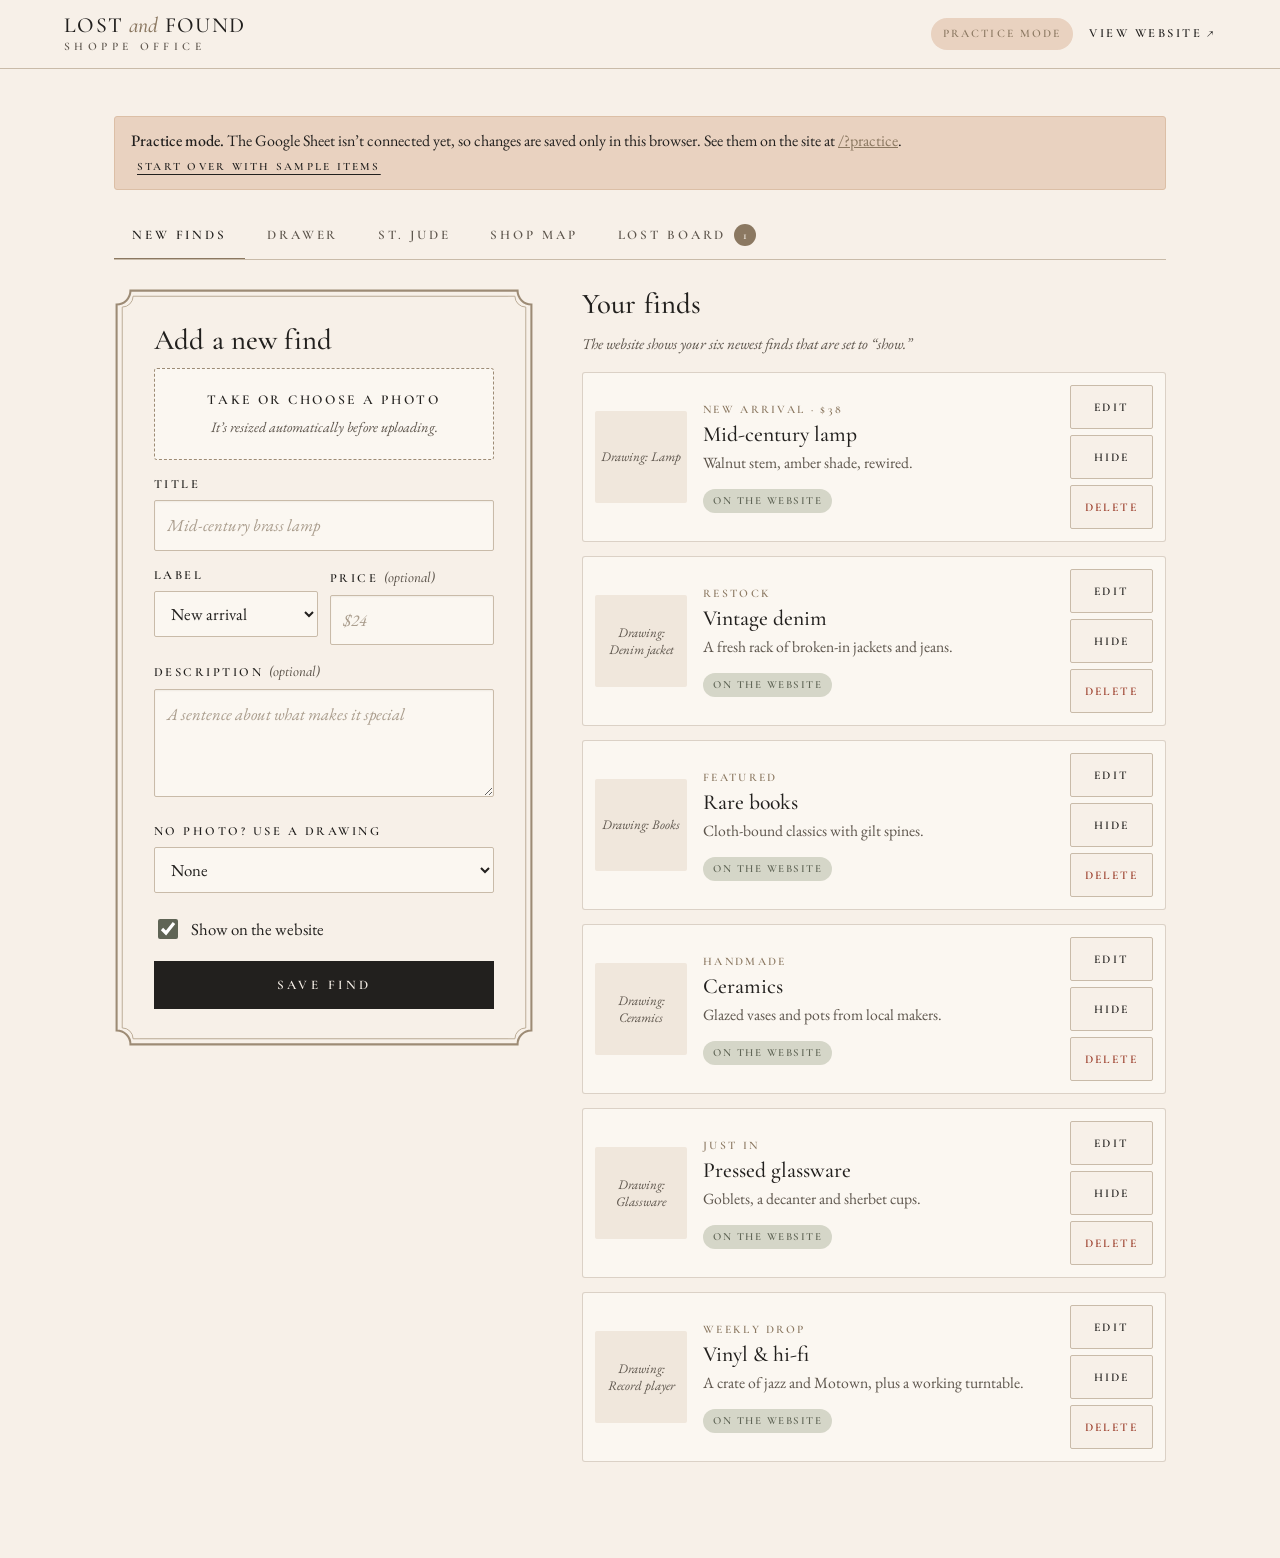
<file: admin.html>
<!doctype html>
<html lang="en">
<head>
  <meta charset="utf-8">
  <meta name="viewport" content="width=device-width, initial-scale=1">
  <meta name="robots" content="noindex, nofollow">
  <title>Shoppe Office · The Lost and Found Thrift Shoppe</title>
  <meta name="theme-color" content="#f7f0e8">
  <link rel="icon" href="assets/favicon.svg" type="image/svg+xml">
  <link rel="preconnect" href="https://fonts.googleapis.com">
  <link rel="preconnect" href="https://fonts.gstatic.com" crossorigin>
  <link href="https://fonts.googleapis.com/css2?family=Cormorant+Garamond:ital,wght@0,400;0,500;0,600;1,400;1,500&family=EB+Garamond:ital,wght@0,400;0,500;1,400&family=Sacramento&display=swap" rel="stylesheet">
  <link rel="stylesheet" href="css/styles.css">
  <link rel="stylesheet" href="css/admin.css">
</head>
<body class="office-page">
  <svg width="0" height="0" style="position:absolute" aria-hidden="true">
    <defs>
      <symbol id="fleur" viewBox="0 0 40 44">
        <g fill="currentColor">
          <path d="M20 2 C25 9 26 17 20 27 C14 17 15 9 20 2Z"/>
          <path d="M18 27 C9 28 2 22 5 14 C7 9 13 9 14 13 C15 17 12 18 11 16 C10 20 14 24 18 24Z"/>
          <path d="M22 27 C31 28 38 22 35 14 C33 9 27 9 26 13 C25 17 28 18 29 16 C30 20 26 24 22 24Z"/>
          <rect x="12" y="26" width="16" height="3.2" rx="1.2"/>
          <path d="M17.5 29.5 L20 41 L22.5 29.5Z"/>
        </g>
      </symbol>
    </defs>
  </svg>

  <!-- ============ Header ============ -->
  <header class="office-bar">
    <div class="office-bar__mark">
      <span class="office-bar__name">Lost <em>and</em> Found</span>
      <span class="office-bar__caps">Shoppe Office</span>
    </div>
    <span class="office-mode" id="office-mode" hidden></span>
    <nav class="office-bar__links">
      <a id="view-site" href="./" target="_blank" rel="noopener">View website &nearr;</a>
      <button type="button" class="linklike" id="sign-out" hidden>Sign out</button>
    </nav>
  </header>

  <!-- ============ Sign in ============ -->
  <main class="office-main">
    <section class="office-login framed" id="login" hidden>
      <svg class="office-login__fleur" aria-hidden="true"><use href="#fleur"/></svg>
      <h1>Welcome back</h1>
      <p id="login-intro">Enter the shoppe&rsquo;s passcode to update the website.</p>
      <form id="login-form">
        <label class="field">
          <span>Passcode</span>
          <input name="passcode" id="passcode" autocomplete="current-password" autocapitalize="characters" spellcheck="false" required>
        </label>
        <button class="btn btn--ink" type="submit">Open the office</button>
        <p class="office-login__error" id="login-error" role="alert"></p>
      </form>
      <p class="office-login__help">Lost the passcode? Run <strong>resetPasscode</strong> in the Google Sheet&rsquo;s Apps Script, and a new one will be emailed to the shoppe.</p>
    </section>

    <!-- ============ Office ============ -->
    <div class="office" id="office" hidden>
      <div class="office-practice" id="practice-note" hidden>
        <strong>Practice mode.</strong> The Google Sheet isn&rsquo;t connected yet, so changes are saved only in this browser.
        See them on the site at <a href="./?practice" target="_blank" rel="noopener">/?practice</a>.
        <button type="button" class="linklike" id="practice-reset">Start over with sample items</button>
      </div>

      <div class="office-tabs" role="tablist" aria-label="Sections">
        <button role="tab" id="tab-finds" aria-controls="panel-finds" aria-selected="true">New Finds</button>
        <button role="tab" id="tab-drawer" aria-controls="panel-drawer" aria-selected="false" tabindex="-1">Drawer</button>
        <button role="tab" id="tab-impact" aria-controls="panel-impact" aria-selected="false" tabindex="-1">St. Jude</button>
        <button role="tab" id="tab-map" aria-controls="panel-map" aria-selected="false" tabindex="-1">Shop Map</button>
        <button role="tab" id="tab-lost" aria-controls="panel-lost" aria-selected="false" tabindex="-1">Lost Board <span class="office-count" id="lost-pending-count" hidden></span></button>
      </div>

      <!-- New Finds -->
      <section class="office-panel" id="panel-finds" role="tabpanel" aria-labelledby="tab-finds">
        <div class="office-split">
          <form class="office-form framed" id="find-form">
            <h2 id="find-form-title">Add a new find</h2>
            <div class="photo-picker" data-for="find">
              <img class="photo-picker__preview" alt="" hidden>
              <label class="photo-picker__drop">
                <input type="file" accept="image/*" class="photo-picker__input">
                <span class="photo-picker__cta">Take or choose a photo</span>
                <small>It&rsquo;s resized automatically before uploading.</small>
              </label>
              <button type="button" class="linklike photo-picker__remove" hidden>Remove photo</button>
              <input type="hidden" name="photo">
            </div>
            <label class="field"><span>Title</span><input name="title" required maxlength="80" placeholder="Mid-century brass lamp"></label>
            <div class="field-row field-row--even">
              <label class="field"><span>Label</span>
                <select name="label">
                  <option>New arrival</option><option>Restock</option><option>Featured</option>
                  <option>Just in</option><option>Weekly drop</option><option>Handmade</option><option>Vintage</option>
                </select>
              </label>
              <label class="field"><span>Price <small>(optional)</small></span><input name="price" maxlength="20" placeholder="$24"></label>
            </div>
            <label class="field"><span>Description <small>(optional)</small></span><textarea name="description" rows="3" maxlength="300" placeholder="A sentence about what makes it special"></textarea></label>
            <label class="field"><span>No photo? Use a drawing</span>
              <select name="sketch">
                <option value="">None</option><option value="lamp">Lamp</option><option value="denim">Denim jacket</option>
                <option value="books">Books</option><option value="ceramics">Ceramics</option><option value="glass">Glassware</option>
                <option value="vinyl">Record player</option><option value="teacups">Teacups</option><option value="chair">Armchair</option>
              </select>
            </label>
            <label class="check"><input type="checkbox" name="show" checked> Show on the website</label>
            <input type="hidden" name="id">
            <div class="office-form__actions">
              <button class="btn btn--ink" type="submit">Save find</button>
              <button class="btn btn--line" type="button" data-cancel hidden>Cancel</button>
            </div>
          </form>
          <div class="office-list-wrap">
            <h2>Your finds</h2>
            <p class="office-hint">The website shows your six newest finds that are set to &ldquo;show.&rdquo;</p>
            <ul class="office-list" id="find-list"></ul>
          </div>
        </div>
      </section>

      <!-- Drawer of the Day -->
      <section class="office-panel" id="panel-drawer" role="tabpanel" aria-labelledby="tab-drawer" hidden>
        <div class="office-split">
          <form class="office-form framed" id="drawer-form">
            <h2 id="drawer-form-title">Tuck a find in the drawer</h2>
            <div class="photo-picker" data-for="drawer">
              <img class="photo-picker__preview" alt="" hidden>
              <label class="photo-picker__drop">
                <input type="file" accept="image/*" class="photo-picker__input">
                <span class="photo-picker__cta">Take or choose a photo</span>
                <small>Or pick a drawing below.</small>
              </label>
              <button type="button" class="linklike photo-picker__remove" hidden>Remove photo</button>
              <input type="hidden" name="photo">
            </div>
            <label class="field"><span>Title</span><input name="title" required maxlength="80" placeholder="Pressed-glass goblet set"></label>
            <div class="field-row field-row--even">
              <label class="field"><span>Era <small>(optional)</small></span><input name="era" maxlength="40" placeholder="c. 1940s"></label>
              <label class="field"><span>Price <small>(optional)</small></span><input name="price" maxlength="20" placeholder="$24"></label>
            </div>
            <label class="field"><span>Description</span><textarea name="description" rows="3" maxlength="240" placeholder="What makes it today's treasure?"></textarea></label>
            <div class="field-row field-row--even">
              <label class="field"><span>Show on <small>(optional)</small></span><input name="date" type="date"></label>
              <label class="field"><span>Drawing</span>
                <select name="sketch">
                  <option value="teacups">Teacups</option><option value="lamp">Lamp</option><option value="denim">Denim jacket</option>
                  <option value="books">Books</option><option value="ceramics">Ceramics</option><option value="glass">Glassware</option>
                  <option value="vinyl">Record player</option><option value="chair">Armchair</option>
                </select>
              </label>
            </div>
            <p class="office-hint">Leave the date empty and the find takes its turn in the daily rotation.</p>
            <input type="hidden" name="id">
            <div class="office-form__actions">
              <button class="btn btn--ink" type="submit">Save to the drawer</button>
              <button class="btn btn--line" type="button" data-cancel hidden>Cancel</button>
            </div>
          </form>
          <div class="office-list-wrap">
            <h2>In the drawer</h2>
            <ul class="office-list" id="drawer-list"></ul>
          </div>
        </div>
      </section>

      <!-- St. Jude total -->
      <section class="office-panel" id="panel-impact" role="tabpanel" aria-labelledby="tab-impact" hidden>
        <form class="office-form office-form--narrow framed" id="impact-form">
          <h2>Running total for St. Jude</h2>
          <label class="field"><span>Total given so far ($)</span><input name="total" type="number" min="0" step="1" inputmode="numeric" required></label>
          <label class="field"><span>Next milestone ($)</span><input name="nextMilestone" type="number" min="0" step="1" inputmode="numeric"></label>
          <p class="office-hint" id="impact-hint"></p>
          <div class="office-form__actions"><button class="btn btn--ink" type="submit">Update the total</button></div>
        </form>
      </section>

      <!-- Shop Map -->
      <section class="office-panel" id="panel-map" role="tabpanel" aria-labelledby="tab-map" hidden>
        <form class="office-form office-form--wide framed" id="map-form">
          <h2>Corners of the shoppe</h2>
          <p class="office-hint">Choose one corner to feature this week. It gets the fleur-de-lis on the map.</p>
          <div class="map-rows" id="map-rows"></div>
          <label class="check"><input type="radio" name="featured" value=""> No featured corner this week</label>
          <div class="office-form__actions"><button class="btn btn--ink" type="submit">Save the map</button></div>
        </form>
      </section>

      <!-- Lost Board -->
      <section class="office-panel" id="panel-lost" role="tabpanel" aria-labelledby="tab-lost" hidden>
        <div class="office-filters" role="group" aria-label="Show cards">
          <button type="button" data-status="pending" aria-pressed="true">Waiting for approval</button>
          <button type="button" data-status="looking" aria-pressed="false">On the board</button>
          <button type="button" data-status="found" aria-pressed="false">Found</button>
          <button type="button" data-status="hidden" aria-pressed="false">Hidden</button>
        </div>
        <ul class="office-list office-list--cards" id="lost-list"></ul>
      </section>
    </div>

    <p class="office-loading" id="loading">Opening the office&hellip;</p>
  </main>

  <div class="toast" id="toast" role="status" aria-live="polite"></div>

  <script src="js/config.js"></script>
  <script src="js/admin.js" defer></script>
</body>
</html>
</file>
<file: css/styles.css>
/* ==========================================================================
   The Lost and Found Thrift Shoppe
   Styled after the shoppe sign: ivory paper, scooped-corner double frames,
   engraved line drawings, sage sprigs, a taupe fleur-de-lis, tracked serif caps.
   ========================================================================== */

:root {
  /* Paper — --paper matches the sign photo's ground exactly so it sits seamlessly */
  --paper: #f7f0e8;
  --paper-2: #f0e7dc;
  --linen: #e9dfd1;

  /* Ink & frame */
  --ink: #22201e;
  --ink-line: #3b3631;
  --ink-soft: #5d554c;
  --taupe: #9d8b75;
  --taupe-light: #c9bba9;
  --fleur: #a39179;
  --fleur-deep: #8b7861;

  /* Botanical */
  --sage: #848676;
  --sage-deep: #5f6455;
  --sage-wash: #d5d6c8;

  /* Washes for line drawings */
  --wash-taupe: #e8dccb;
  --wash-clay: #e9d2c0;
  --wash-blue: #d3dbe1;

  /* St. Jude section: muted navy with antique gold */
  --navy: #262f3d;
  --navy-2: #313c4d;
  --gold: #c9a876;

  --awning-blue: #4f7aa6;

  --font-display: "Cormorant Garamond", "Garamond", Georgia, serif;
  --font-body: "EB Garamond", "Garamond", Georgia, serif;
  --font-script: "Sacramento", "Segoe Script", cursive;

  --gutter: clamp(16px, 5vw, 72px);
  --max: 1200px;
  --ease: cubic-bezier(.2, .7, .2, 1);
}

*,
*::before,
*::after { box-sizing: border-box; }

html { scroll-behavior: smooth; scroll-padding-top: 76px; }

body {
  margin: 0;
  background: var(--paper);
  color: var(--ink);
  font-family: var(--font-body);
  font-size: clamp(1.06rem, 1rem + .3vw, 1.22rem);
  line-height: 1.7;
  -webkit-font-smoothing: antialiased;
  overflow-x: hidden;
}

img, svg { display: block; max-width: 100%; }
[hidden] { display: none !important; }
a { color: inherit; }
strong { font-weight: 500; color: var(--ink); }

h1, h2, h3 {
  font-family: var(--font-display);
  font-weight: 500;
  line-height: 1.08;
  margin: 0;
}
h2 { font-size: clamp(2.4rem, 1.7rem + 3vw, 4.2rem); letter-spacing: .005em; }

.sr-only {
  position: absolute; width: 1px; height: 1px; padding: 0; margin: -1px;
  overflow: hidden; clip: rect(0 0 0 0); white-space: nowrap; border: 0;
}
.skip-link {
  position: absolute; left: 16px; top: -60px; z-index: 100;
  background: var(--ink); color: var(--paper); padding: .6em 1em;
}
.skip-link:focus { top: 16px; }
:focus-visible { outline: 1.5px solid var(--fleur-deep); outline-offset: 4px; }

/* Tracked serif capitals, like the sign's "TREASURES OF THE PAST" line */
.eyebrow {
  font-family: var(--font-display);
  font-weight: 600;
  font-size: .82rem;
  letter-spacing: .32em;
  text-transform: uppercase;
  color: var(--fleur-deep);
  margin: 0 0 1rem;
}
.eyebrow span { color: var(--taupe); margin: 0 .5em; }
.eyebrow--gold { color: var(--gold); }

.script {
  font-family: var(--font-script);
  font-weight: 400;
  color: var(--taupe);
  letter-spacing: .01em;
}

/* Ornaments */
.crest { width: min(240px, 70%); height: auto; aspect-ratio: 320 / 44; margin: 0 auto 1.4rem; }

/* The sign's double frame with scooped corners */
.framed {
  border: 26px solid transparent;
  border-image: url("../assets/frame.svg") 30 / 26px stretch;
  background: var(--paper) padding-box;
}
.framed--gold { border-image-source: url("../assets/frame-gold.svg"); }

/* Paper grain */
.grain {
  position: fixed; inset: -50%;
  z-index: 90; pointer-events: none;
  opacity: .07;
  mix-blend-mode: multiply;
  background-image: url("data:image/svg+xml,%3Csvg xmlns='http://www.w3.org/2000/svg' width='220' height='220'%3E%3Cfilter id='n'%3E%3CfeTurbulence type='fractalNoise' baseFrequency='.85' numOctaves='3' stitchTiles='stitch'/%3E%3CfeColorMatrix values='0 0 0 0 .35 0 0 0 0 .28 0 0 0 0 .2 0 0 0 1.1 0'/%3E%3C/filter%3E%3Crect width='100%25' height='100%25' filter='url(%23n)'/%3E%3C/svg%3E");
  animation: grain 1.4s steps(6) infinite;
}
@keyframes grain {
  0%, 100% { transform: translate(0, 0); }
  20% { transform: translate(-3%, 2%); }
  40% { transform: translate(2%, -4%); }
  60% { transform: translate(-4%, -1%); }
  80% { transform: translate(3%, 3%); }
}

/* ---------- Buttons ---------- */
.btn {
  display: inline-flex; align-items: center; justify-content: center; gap: .6em;
  padding: 1.05em 2em;
  font-family: var(--font-display);
  font-weight: 600;
  font-size: .82rem;
  letter-spacing: .26em;
  text-transform: uppercase;
  text-decoration: none;
  text-align: center;
  line-height: 1.4;
  transition: background-color .35s, color .35s, border-color .35s, transform .4s var(--ease);
}
.btn:hover { transform: translateY(-2px); }
.btn--ink { background: var(--ink); color: var(--paper); border: 1px solid var(--ink); }
.btn--ink:hover { background: var(--sage-deep); border-color: var(--sage-deep); }
.btn--line { color: var(--ink); border: 1px solid var(--taupe); box-shadow: inset 0 0 0 3px var(--paper), inset 0 0 0 4px var(--taupe-light); }
.btn--line:hover { background: var(--paper-2); }
.btn--gold { background: var(--gold); color: var(--navy); width: 100%; }
.btn--gold:hover { background: #d8bb8d; }

/* ---------- Navigation ---------- */
.site-nav {
  position: fixed; inset: 0 0 auto 0; z-index: 50;
  display: flex; align-items: center; justify-content: space-between;
  padding: 18px var(--gutter);
  transition: background-color .5s, padding .5s var(--ease), box-shadow .5s;
}
.site-nav.is-scrolled {
  background: rgba(247, 240, 232, .94);
  backdrop-filter: blur(10px);
  padding-block: 10px;
  box-shadow: 0 1px 0 var(--taupe-light), 0 4px 0 -3px var(--taupe-light);
}
.nav-mark {
  display: flex; flex-direction: column; align-items: center; text-decoration: none; line-height: 1;
  opacity: 0; transform: translateY(-6px); pointer-events: none;
  transition: opacity .5s, transform .5s var(--ease);
}
.site-nav.is-scrolled .nav-mark { opacity: 1; transform: none; pointer-events: auto; }
.nav-mark__name { font-family: var(--font-display); font-weight: 500; font-size: 1.3rem; text-transform: uppercase; letter-spacing: .06em; }
.nav-mark__name em { text-transform: none; font-weight: 500; letter-spacing: 0; color: var(--fleur-deep); }
.nav-mark__caps { font-family: var(--font-display); font-weight: 600; font-size: .72rem; text-transform: uppercase; letter-spacing: .38em; margin-top: 4px; padding-left: .5em; color: var(--ink-soft); }

.nav-links { display: flex; gap: clamp(1rem, 2.6vw, 2.6rem); }
.nav-links a {
  font-family: var(--font-display); font-weight: 600; font-size: .78rem; letter-spacing: .26em; text-transform: uppercase;
  text-decoration: none; position: relative; padding: 4px 0;
}
.nav-links a::after {
  content: ""; position: absolute; left: 0; right: 0; bottom: 0; height: 1px;
  background: var(--fleur); transform: scaleX(0); transition: transform .4s var(--ease);
}
.nav-links a:hover::after { transform: scaleX(1); }

.nav-toggle {
  display: none; background: none; border: 0; color: inherit; cursor: pointer;
  width: 44px; height: 44px; padding: 10px; flex-direction: column; justify-content: center; gap: 7px;
}
.nav-toggle__bar { display: block; height: 1.5px; background: currentColor; transition: transform .35s var(--ease); }
.nav-toggle[aria-expanded="true"] .nav-toggle__bar:nth-of-type(2) { transform: translateY(4.25px) rotate(45deg); }
.nav-toggle[aria-expanded="true"] .nav-toggle__bar:nth-of-type(3) { transform: translateY(-4.25px) rotate(-45deg); }

@media (max-width: 1080px) {
  .nav-toggle { display: flex; }
  .site-nav { background: rgba(247, 240, 232, .94); padding-block: 8px; }
  .nav-mark { opacity: 1; transform: none; pointer-events: auto; }
  .nav-links {
    position: absolute; top: 100%; left: 0; right: 0;
    flex-direction: column; gap: 0;
    background: var(--paper);
    padding: 4px var(--gutter) 18px;
    border-bottom: 1px solid var(--taupe-light);
    transform-origin: top; transform: scaleY(0); opacity: 0; visibility: hidden;
    transition: transform .35s var(--ease), opacity .3s, visibility .35s;
  }
  .nav-links.is-open { transform: none; opacity: 1; visibility: visible; }
  .nav-links a { padding: 14px 0; border-bottom: 1px solid rgba(157, 139, 117, .25); }
}

/* ==========================================================================
   1. Hero — the sign, caught in late-afternoon window light
   ========================================================================== */
.hero {
  position: relative;
  min-height: 100vh;
  min-height: 100svh;
  display: flex; flex-direction: column; align-items: center; justify-content: center;
  padding: clamp(84px, 11vh, 120px) var(--gutter) clamp(48px, 8vh, 90px);
  text-align: center;
  overflow: hidden;
  isolation: isolate;
  background: var(--paper);
}

.hero__sign {
  margin: 0;
  width: min(860px, 100%, 96svh);
  position: relative;
  z-index: 1;
  animation: settle 3.2s var(--ease) both;
}
.hero__sign img { width: 100%; height: auto; }
@keyframes settle {
  from { opacity: 0; transform: scale(1.06); filter: blur(4px); }
  to   { opacity: 1; transform: none; filter: none; }
}

/* Window light: warm glow, soft mullion shadows drifting across the paper, edge vignette.
   Layered above the sign so the light falls on it too. */
.hero__light {
  position: absolute; inset: 0; z-index: 2; pointer-events: none;
  mix-blend-mode: multiply;
  -webkit-mask-image: linear-gradient(#000 65%, transparent);
          mask-image: linear-gradient(#000 65%, transparent);
  background:
    radial-gradient(ellipse 80% 70% at 18% 8%, rgba(255, 236, 205, 0) 0%, rgba(240, 214, 178, .0) 40%, rgba(214, 190, 160, .35) 100%),
    radial-gradient(ellipse 60% 50% at 85% 100%, rgba(196, 170, 140, .28), transparent 70%);
}
.hero__light::before {
  content: ""; position: absolute; inset: -20% -40%;
  background: repeating-linear-gradient(112deg,
    transparent 0 14%,
    rgba(150, 120, 88, .10) 14% 15.6%,
    transparent 15.6% 26%,
    rgba(150, 120, 88, .07) 26% 27%,
    transparent 27% 40%);
  filter: blur(14px);
  animation: drift 28s ease-in-out infinite alternate;
}
.hero__light::after {
  content: ""; position: absolute; inset: 0;
  background: radial-gradient(ellipse 45% 60% at 22% 18%, rgba(244, 214, 168, .35), transparent 70%);
  mix-blend-mode: multiply;
  animation: glow 9s ease-in-out infinite alternate;
}
@keyframes drift { from { transform: translateX(-4%); } to { transform: translateX(5%); } }
@keyframes glow { from { opacity: .55; } to { opacity: 1; } }

.hero__dust { position: absolute; inset: 0; width: 100%; height: 100%; z-index: 3; pointer-events: none; }

.hero__content { position: relative; z-index: 4; max-width: 860px; margin-top: clamp(8px, 2vh, 24px); }
.hero__title {
  font-size: clamp(2.1rem, 1.2rem + 3.2vw, 4rem);
  line-height: 1.08;
  color: var(--ink);
}
.hero__title span { display: block; }
.hero__title em { color: var(--fleur-deep); font-weight: 500; }
.hero__sub {
  max-width: 32em; margin: 1.1rem auto 2rem;
  font-style: italic; color: var(--ink-soft);
}
.hero__actions { display: flex; flex-wrap: wrap; justify-content: center; gap: 14px; }

.awning-badge {
  display: inline-flex; align-items: center; gap: 12px;
  margin-top: 2rem;
  font-size: .98rem; font-style: italic; color: var(--ink-soft);
  text-decoration: none;
}
.awning-badge strong { color: var(--awning-blue); font-weight: 500; }
.awning-badge:hover span:last-child { text-decoration: underline; text-decoration-color: var(--taupe-light); text-underline-offset: 4px; }
.awning-badge__icon {
  flex: none; width: 34px; height: 22px;
  background: var(--awning-blue);
  -webkit-mask: radial-gradient(circle 5px at 5px 100%, transparent 98%, #000) 0 0 / 10px 100% repeat-x;
          mask: radial-gradient(circle 5px at 5px 100%, transparent 98%, #000) 0 0 / 10px 100% repeat-x;
  clip-path: polygon(12% 0, 88% 0, 100% 100%, 0 100%);
}

/* ==========================================================================
   Reveal on scroll
   ========================================================================== */
.reveal { opacity: 0; transform: translateY(24px); transition: opacity 1.1s var(--ease), transform 1.1s var(--ease); }
.reveal.is-visible { opacity: 1; transform: none; }
.no-js .reveal { opacity: 1; transform: none; }

/* ==========================================================================
   Line-drawing style (engraved, matching the chair on the sign)
   ========================================================================== */
.sketch { width: 100%; height: auto; }
.sketch .ink { fill: none; stroke: var(--ink-line); stroke-width: 1.6; stroke-linecap: round; stroke-linejoin: round; }
.sketch .w-paper { fill: var(--paper); }
.sketch .w-taupe { fill: var(--wash-taupe); }
.sketch .w-clay  { fill: var(--wash-clay); }
.sketch .w-blue  { fill: var(--wash-blue); }
.sketch .w-sage  { fill: var(--sage-wash); }
.sketch .w-glass { fill: #e4ebe6; fill-opacity: .7; }
.sketch .w-coffee { fill: #8a6a4f; }
.sketch .w-ink { fill: var(--ink-line); }

.steam path, .steam-line { animation: steam 4.5s ease-in-out infinite; transform-box: fill-box; transform-origin: bottom; }
.steam path:nth-child(2) { animation-delay: -1.5s; }
.steam path:nth-child(3) { animation-delay: -3s; }
@keyframes steam {
  0% { opacity: 0; transform: translateY(8px) scaleY(.85); }
  40% { opacity: .8; }
  100% { opacity: 0; transform: translateY(-14px) scaleY(1.08); }
}
.vinyl { animation: spin 7s linear infinite; transform-box: fill-box; transform-origin: center; }
@keyframes spin { to { transform: rotate(360deg); } }

/* ==========================================================================
   2. Origin & Hearth
   ========================================================================== */
.origin {
  max-width: var(--max); margin: 0 auto;
  padding: clamp(80px, 11vw, 150px) var(--gutter);
  display: grid; grid-template-columns: 1fr 1fr; gap: clamp(40px, 7vw, 110px); align-items: center;
  border-top: 1px solid var(--taupe-light);
  box-shadow: inset 0 5px 0 -4px var(--taupe-light);
}
.origin__gallery { display: grid; grid-template-columns: 1fr 1fr; gap: 18px; }
.origin__gallery figure { margin: 0; padding: 14px 10px 8px; text-align: center; }
.origin__gallery figcaption { font-size: 1.35rem; line-height: 1.1; margin-top: .3rem; }
.framed--feature { grid-column: span 2; padding: 22px 18px 10px; }
.framed--feature img { width: min(360px, 90%); height: auto; margin: 0 auto; }
.framed--feature figcaption { font-size: 2rem; }
.origin__gallery figure:nth-child(2) { transition-delay: .12s; }
.origin__gallery figure:nth-child(3) { transition-delay: .24s; }

.origin__text { text-align: left; }
/* Crest centred over its label, with the pair aligned to the left of the column */
.crest-head { display: inline-flex; flex-direction: column; align-items: center; }
.crest-head .crest { width: 240px; max-width: 100%; margin: 0 0 1rem; }
.crest-head .eyebrow { margin-right: -.32em; } /* letter-spacing trails the last letter; cancel it so the text centres */
.origin__text p { color: var(--ink-soft); margin: 0 0 1.15em; max-width: 34em; }
.origin__quote {
  font-style: italic; font-weight: 400;
  font-size: clamp(2.1rem, 1.5rem + 2.4vw, 3.4rem);
  margin-bottom: 1.5rem;
}
.signoff { font-size: 2.2rem; line-height: 1; color: var(--taupe) !important; margin-top: .6em !important; }

@media (max-width: 900px) {
  .origin { grid-template-columns: 1fr; }
  .origin__text { order: -1; }
}

/* ==========================================================================
   3. Impact — St. Jude
   ========================================================================== */
.impact {
  position: relative; overflow: hidden;
  background:
    radial-gradient(ellipse at 15% 110%, rgba(201, 168, 118, .18), transparent 55%),
    radial-gradient(ellipse at 85% -10%, var(--navy-2), var(--navy) 65%);
  color: #e6e0d6;
  padding: clamp(90px, 12vw, 160px) var(--gutter);
}
.impact__inner { max-width: var(--max); margin: 0 auto; }
.impact__title { color: var(--paper); }
.impact__title em { color: var(--gold); }
.impact__rule { width: 220px; height: 12px; color: var(--gold); opacity: .8; margin: 1.6rem 0 clamp(2rem, 4vw, 3.2rem); }
.impact__grid { display: grid; grid-template-columns: 1.3fr 1fr; gap: clamp(40px, 7vw, 100px); align-items: start; }
.impact__copy p { color: rgba(230, 224, 214, .86); margin: 0 0 2em; }
.impact__copy strong { color: var(--paper); }
.impact__pull {
  margin: 0; padding: 0 0 0 1.4em;
  border-left: 1px solid var(--gold);
  box-shadow: -4px 0 0 -3px rgba(201, 168, 118, .5);
  font-family: var(--font-display); font-style: italic;
  font-size: clamp(1.6rem, 1.2rem + 1.4vw, 2.3rem); line-height: 1.28;
  color: var(--paper);
}
.impact__card {
  background: rgba(255, 255, 255, .03) padding-box;
  padding: clamp(16px, 2.5vw, 30px);
  text-align: center;
  transition-delay: .15s;
}
.impact__fleur { width: 34px; height: 38px; color: var(--gold); margin: 0 auto 1rem; }
.impact__card h3 { font-size: 1.75rem; color: var(--gold); margin-bottom: .4rem; }
.impact__card p { margin: 0 0 1.3rem; color: rgba(230, 224, 214, .85); }
.impact__rule--small { width: 140px; margin: 1.6rem auto; opacity: .6; }

@media (max-width: 900px) { .impact__grid { grid-template-columns: 1fr; } }

/* ==========================================================================
   4. Visitor Essentials — hanging archival tags
   ========================================================================== */
.visit {
  padding: clamp(90px, 12vw, 150px) var(--gutter);
  background: var(--linen);
  background-image: radial-gradient(ellipse at 20% 0%, rgba(255, 246, 232, .7), transparent 60%);
}
.section-head { max-width: 780px; margin: 0 auto clamp(48px, 6vw, 72px); text-align: center; }
.section-head__lede { color: var(--ink-soft); margin: 1.1rem auto 0; max-width: 36em; }

.tags {
  max-width: var(--max); margin: 0 auto;
  display: grid; grid-template-columns: repeat(auto-fit, minmax(240px, 1fr)); gap: clamp(28px, 3vw, 40px);
  padding-top: 26px;
}
/* Outer element hangs and casts the shadow; the inner card is the scooped-corner paper tag */
.tag {
  --tilt: 0deg;
  position: relative;
  display: flex;
  filter: drop-shadow(0 12px 14px rgba(70, 52, 32, .16)) drop-shadow(0 2px 2px rgba(70, 52, 32, .08));
  transform: rotate(var(--tilt));
  transform-origin: 50% -20px;
  transition: transform .6s var(--ease), opacity 1.1s var(--ease);
}
.tag.reveal { transform: translateY(24px) rotate(var(--tilt)); }
.tag.reveal.is-visible { transform: rotate(var(--tilt)); }
.tag.reveal.is-visible:hover { transform: rotate(0deg) translateY(-4px); }
.tag__card {
  --c: 1.8px; --r: 10.6px; /* matches the frame's scooped corner at 18px */
  position: relative; flex: 1;
  padding: 44px 26px 30px;
  text-align: center;
  background: var(--paper);
  border: 18px solid transparent;
  border-image: url("../assets/frame.svg") 30 / 18px stretch;
  -webkit-mask:
    radial-gradient(circle at var(--c) var(--c), #0000 var(--r), #000 calc(var(--r) + .5px)) top left / 51% 51% no-repeat,
    radial-gradient(circle at calc(100% - var(--c)) var(--c), #0000 var(--r), #000 calc(var(--r) + .5px)) top right / 51% 51% no-repeat,
    radial-gradient(circle at var(--c) calc(100% - var(--c)), #0000 var(--r), #000 calc(var(--r) + .5px)) bottom left / 51% 51% no-repeat,
    radial-gradient(circle at calc(100% - var(--c)) calc(100% - var(--c)), #0000 var(--r), #000 calc(var(--r) + .5px)) bottom right / 51% 51% no-repeat;
          mask:
    radial-gradient(circle at var(--c) var(--c), #0000 var(--r), #000 calc(var(--r) + .5px)) top left / 51% 51% no-repeat,
    radial-gradient(circle at calc(100% - var(--c)) var(--c), #0000 var(--r), #000 calc(var(--r) + .5px)) top right / 51% 51% no-repeat,
    radial-gradient(circle at var(--c) calc(100% - var(--c)), #0000 var(--r), #000 calc(var(--r) + .5px)) bottom left / 51% 51% no-repeat,
    radial-gradient(circle at calc(100% - var(--c)) calc(100% - var(--c)), #0000 var(--r), #000 calc(var(--r) + .5px)) bottom right / 51% 51% no-repeat;
}
.tag__card::before { /* eyelet */
  content: ""; position: absolute; left: 50%; top: 2px; width: 16px; height: 16px; margin-left: -8px;
  border-radius: 50%; background: var(--linen);
  box-shadow: 0 0 0 3px var(--paper), 0 0 0 4px var(--taupe-light), inset 0 1px 2px rgba(0, 0, 0, .2);
}
.tag__main .nw { white-space: nowrap; }
.tag::after { /* twine */ z-index: 1;
  content: ""; position: absolute; left: 50%; top: -42px; width: 1.5px; height: 46px; margin-left: -.75px;
  background: linear-gradient(var(--taupe), #b8a68f);
}
.tag__no { display: block; font-family: var(--font-display); font-style: italic; font-size: .92rem; color: var(--taupe); margin-bottom: .3rem; }
.tag h3 {
  font-weight: 600; font-size: 1rem; letter-spacing: .34em; text-transform: uppercase; padding-left: .34em;
}
.tag__rule { width: 120px; height: 10px; color: var(--taupe); margin: .8rem auto 1rem; }
.tag__main { font-family: var(--font-display); font-weight: 500; font-size: 1.5rem; line-height: 1.25; margin: 0 0 .7rem; }
.tag__note { font-style: italic; font-size: .98rem; color: var(--ink-soft); margin: 0; line-height: 1.5; }
.tag__link {
  display: inline-block; margin-top: 1rem;
  font-family: var(--font-display); font-weight: 600; font-size: .78rem; letter-spacing: .22em; text-transform: uppercase;
  text-decoration: none; color: var(--awning-blue); border-bottom: 1px solid currentColor; padding-bottom: 2px;
}
.tag__stamp {
  position: absolute; right: 8px; top: 14px;
  width: 74px; height: 74px; border-radius: 50%;
  display: grid; place-items: center; text-align: center;
  font-family: var(--font-display); font-weight: 600; font-size: .75rem; line-height: 1.1; letter-spacing: .16em; text-transform: uppercase;
  border: 1.5px solid currentColor; box-shadow: inset 0 0 0 3px var(--paper), inset 0 0 0 4px currentColor;
  transform: rotate(-12deg); opacity: .8;
}
.tag__stamp.is-open { color: var(--sage-deep); }
.tag__stamp.is-closed { color: var(--fleur-deep); }

/* ==========================================================================
   5. Community & Connection
   ========================================================================== */
.finds { padding: clamp(90px, 12vw, 150px) var(--gutter); }
.finds__grid {
  max-width: var(--max); margin: 0 auto;
  display: grid; grid-template-columns: repeat(3, 1fr); gap: clamp(14px, 2vw, 26px);
}
.find { margin: 0; position: relative; overflow: hidden; padding: 6px; }
.find svg { transition: transform 1.4s var(--ease); }
.find:hover svg { transform: scale(1.05); }
.find__photo { width: 100%; aspect-ratio: 1; object-fit: cover; transition: transform 1.4s var(--ease); }
.find:hover .find__photo { transform: scale(1.05); }
.find__price { display: block; font-family: var(--font-script); font-style: normal; font-size: 1.5rem; line-height: 1; color: var(--sage-deep); margin-top: 4px; }
.find:nth-child(2) { transition-delay: .08s; }
.find:nth-child(3) { transition-delay: .16s; }
.find:nth-child(4) { transition-delay: .24s; }
.find:nth-child(5) { transition-delay: .32s; }
.find:nth-child(6) { transition-delay: .4s; }
.find figcaption {
  text-align: center;
  font-family: var(--font-display); font-style: italic; font-size: 1.3rem; line-height: 1.1;
  padding: 2px 0 6px;
}
.find figcaption span {
  display: block; font-style: normal; font-weight: 600; font-size: .75rem; letter-spacing: .26em; text-transform: uppercase;
  color: var(--fleur-deep); margin-bottom: 4px;
}
@media (max-width: 720px) {
  .finds__grid { grid-template-columns: 1fr 1fr; }
  .find.framed { border-width: 16px; border-image-width: 16px; }
  .find figcaption { font-size: 1.1rem; }
}

.connect {
  max-width: var(--max); margin: clamp(40px, 6vw, 64px) auto 0;
  display: grid; grid-template-columns: 1fr 1fr; gap: 22px;
}
.connect__item {
  display: flex; align-items: center; gap: 18px;
  padding: 6px 12px;
  text-decoration: none;
  transition: background-color .3s, transform .4s var(--ease);
  min-width: 0;
}
.connect__item:hover { background-color: var(--paper-2); transform: translateY(-2px); }
.connect__item--wide { grid-column: 1 / -1; justify-content: center; }
.connect__item svg { width: 30px; flex: none; color: var(--fleur-deep); }
.connect__item span {
  font-family: var(--font-display); font-size: clamp(1.2rem, 1rem + .6vw, 1.55rem); font-weight: 500; line-height: 1.2;
  overflow-wrap: anywhere; min-width: 0;
}
.connect__item small {
  display: block; font-weight: 600; font-size: .75rem; letter-spacing: .2em; text-transform: uppercase;
  color: var(--taupe); margin-bottom: 4px;
}
@media (max-width: 720px) { .connect { grid-template-columns: 1fr; } }

/* ==========================================================================
   6. Footer — the sign, re-set in type
   ========================================================================== */
.footer {
  background: #2a2622; color: rgba(247, 240, 232, .72);
  text-align: center;
  padding: clamp(70px, 10vw, 110px) var(--gutter) 40px;
}
.crest--light { --sage: #9fa192; --fleur: #c2ad8f; --ink: #c2ad8f; }
.wordmark { display: flex; flex-direction: column; align-items: center; color: var(--paper); line-height: 1; }
.wordmark__the { font-family: var(--font-display); font-weight: 500; font-size: 1.2rem; letter-spacing: .4em; padding-left: .4em; text-transform: uppercase; }
.wordmark__name {
  font-family: var(--font-display); font-weight: 500; text-transform: uppercase;
  font-size: clamp(2.4rem, 1.6rem + 3.6vw, 4.4rem); letter-spacing: .04em; margin-top: .25em;
}
.wordmark__name em { text-transform: none; letter-spacing: 0; color: #d9c7ad; }
.wordmark__rule { width: 240px; height: 12px; color: #c2ad8f; margin: .9rem 0; }
.wordmark__caps { font-family: var(--font-display); font-weight: 600; text-transform: uppercase; font-size: clamp(1rem, .9rem + .5vw, 1.35rem); letter-spacing: .42em; padding-left: .42em; }
.wordmark__script { font-size: 2rem; color: #c2ad8f; margin-top: .4rem; }
.footer__address { margin: 2.2rem 0 .2rem; }
.footer__motto { font-family: var(--font-display); font-style: italic; font-size: 1.4rem; color: var(--paper); margin: 0 0 2rem; }
.footer__links { display: flex; flex-wrap: wrap; justify-content: center; gap: 10px 0; }
.footer__links a {
  font-family: var(--font-display); font-weight: 600; font-size: .76rem; letter-spacing: .24em; text-transform: uppercase;
  text-decoration: none; padding: 4px 20px; color: var(--paper);
}
.footer__links a + a { border-left: 1px solid rgba(247, 240, 232, .22); }
.footer__links a:hover { color: #d9c7ad; }
.footer__fine {
  font-family: var(--font-display); font-weight: 600; font-size: .75rem; letter-spacing: .24em; text-transform: uppercase;
  line-height: 2.2; opacity: .55; margin: 3rem 0 0;
}
@media (max-width: 720px) {
  .footer__links { flex-direction: column; gap: 6px; }
  .footer__links a + a { border-left: 0; }
}

/* ---------- Ambience toggle ---------- */
.ambience {
  position: fixed; right: 18px; bottom: 18px; z-index: 60;
  display: flex; align-items: center; gap: 10px;
  padding: 9px 16px;
  background: rgba(247, 240, 232, .9); color: var(--ink);
  border: 1px solid var(--taupe-light);
  box-shadow: inset 0 0 0 2px var(--paper), inset 0 0 0 3px rgba(201, 187, 169, .6), 0 8px 20px -12px rgba(60, 45, 30, .4);
  border-radius: 30px;
  backdrop-filter: blur(8px);
  font-family: var(--font-display); font-weight: 600; font-size: .75rem; letter-spacing: .24em; text-transform: uppercase;
  cursor: pointer;
  opacity: 0; transform: translateY(10px); transition: opacity .6s, transform .6s var(--ease);
}
.ambience.is-ready { opacity: 1; transform: none; }
.ambience__bars { display: flex; align-items: flex-end; gap: 2px; height: 12px; }
.ambience__bars i { width: 2px; height: 3px; background: var(--sage-deep); border-radius: 1px; }
.ambience[aria-pressed="true"] .ambience__bars i { animation: bars 1.1s ease-in-out infinite alternate; }
.ambience[aria-pressed="true"] .ambience__bars i:nth-child(2) { animation-delay: -.4s; }
.ambience[aria-pressed="true"] .ambience__bars i:nth-child(3) { animation-delay: -.8s; }
@keyframes bars { from { height: 3px; } to { height: 12px; } }

/* ==========================================================================
   The Drawer of the Day
   ========================================================================== */
.drawer-day {
  display: grid; grid-template-columns: 1fr minmax(0, 460px); gap: clamp(40px, 7vw, 110px); align-items: center;
  padding: clamp(80px, 11vw, 150px) max(var(--gutter), (100% - var(--max)) / 2);
  background: var(--paper-2);
  border-block: 1px solid var(--taupe-light);
}
.drawer-day h2 em { color: var(--fleur-deep); font-weight: 400; }
.drawer-day__date { font-size: 2rem; line-height: 1.2; margin: .4rem 0 1rem; color: var(--taupe); }
.drawer-day__text > p:not(.eyebrow):not(.drawer-day__date) { color: var(--ink-soft); max-width: 30em; }
.drawer-day__text .btn { margin-top: .8rem; }
.drawer-day__note { font-style: italic; font-size: .95rem; margin-top: 1rem; }

/* Stage: the card lives in a slot that ends at the nightstand's top, so it rises out of view → into view */
.drawer-stage { position: relative; width: 100%; max-width: 460px; justify-self: center; aspect-ratio: 400 / 640; }
.drawer-slot {
  position: absolute; left: 0; right: 0; top: 0; height: 59%;
  overflow: hidden; z-index: 1;
  display: flex; align-items: flex-end; justify-content: center;
}
.nightstand { position: absolute; left: 0; bottom: 0; width: 100%; height: auto; z-index: 2; }
.drawer-cavity { fill: #3b3631; }
.drawer-front {
  cursor: pointer;
  transform-box: fill-box; transform-origin: 50% 0;
  transition: transform .7s var(--ease);
}
.drawer-stage.is-open .drawer-front { transform: translateY(26px) scale(1.07); }

.drawer-card {
  width: 84%; max-height: calc(100% - 8px);
  border-width: 20px; border-image-width: 20px;
  padding: 6px 10px 10px;
  text-align: center;
  display: flex; flex-direction: column; align-items: center; justify-content: center;
  transform: translateY(105%);
  transition: transform .9s var(--ease) .25s;
}
.drawer-stage.is-open .drawer-card { transform: none; }
.drawer-card__art { width: 100%; display: flex; justify-content: center; }
.drawer-card__art svg, .drawer-card__art img { width: auto; height: clamp(84px, 14vw, 130px); max-width: 100%; object-fit: contain; }
.drawer-card__era { font-family: var(--font-display); font-weight: 600; font-size: .75rem; letter-spacing: .26em; text-transform: uppercase; color: var(--fleur-deep); margin: .4rem 0 .2rem; }
.drawer-card__title { font-size: clamp(1.3rem, 1.1rem + .8vw, 1.65rem); line-height: 1.15; }
.drawer-card__desc {
  font-size: .98rem; line-height: 1.45; color: var(--ink-soft); font-style: italic; margin: .5rem 0 0;
  display: -webkit-box; -webkit-line-clamp: 3; -webkit-box-orient: vertical; overflow: hidden;
}
.drawer-card__price { font-family: var(--font-script); font-size: 1.9rem; line-height: 1; color: var(--sage-deep); margin: .4rem 0 0; }
.drawer-card__price:empty { display: none; }

@media (max-width: 900px) {
  .drawer-day { grid-template-columns: 1fr; }
  .drawer-stage { max-width: 400px; }
}

/* ==========================================================================
   Shop Map
   ========================================================================== */
.map { padding: clamp(90px, 12vw, 150px) var(--gutter); }
.map__layout {
  max-width: var(--max); margin: 0 auto;
  display: grid; grid-template-columns: minmax(0, 1.7fr) minmax(260px, 1fr); gap: clamp(24px, 4vw, 48px); align-items: start;
}
.map__plan { margin: 0; padding: 10px 10px 6px; text-align: center; }
.map__plan figcaption { font-size: 1.35rem; line-height: 1.2; margin-top: .2rem; }
.plan { width: 100%; height: auto; }
.plan__caption { font-family: var(--font-display); font-style: italic; font-size: 17px; fill: var(--ink-soft); }

.zone { cursor: pointer; }
.zone__area {
  fill: transparent; stroke: var(--taupe); stroke-width: 1.4; stroke-dasharray: 5 5;
  transition: fill .35s, stroke .35s;
}
.zone:hover .zone__area { fill: rgba(213, 214, 200, .35); }
.zone.is-active .zone__area { fill: rgba(213, 214, 200, .6); stroke: var(--sage-deep); stroke-dasharray: none; stroke-width: 2; }
.zone__badge circle { fill: var(--paper); stroke: var(--ink-line); stroke-width: 1.4; transition: fill .3s; }
.zone__badge text { font-family: var(--font-display); font-weight: 600; font-size: 16px; text-anchor: middle; fill: var(--ink); }
.zone.is-active .zone__badge circle { fill: var(--ink); }
.zone.is-active .zone__badge text { fill: var(--paper); }
.zone__label { font-family: var(--font-display); font-weight: 600; font-size: 14px; letter-spacing: 2.5px; text-transform: uppercase; fill: var(--ink); }
.plan__fleur { color: var(--fleur); opacity: 0; pointer-events: none; }
.plan__fleur.is-shown { opacity: 1; animation: fleurPulse 2.8s ease-in-out infinite; transform-box: fill-box; transform-origin: center; }
@keyframes fleurPulse { 50% { transform: scale(1.14); } }

.map__panel { display: grid; gap: 18px; }
.map__detail { padding: 8px 12px 10px; min-height: 200px; }
.map__detail h3 { font-size: clamp(1.6rem, 1.3rem + 1vw, 2.1rem); margin-bottom: .5rem; }
.map__detail p { margin: 0; color: var(--ink-soft); }
.map__badge {
  display: inline-flex; align-items: center; gap: 8px;
  font-family: var(--font-display); font-weight: 600; font-size: .75rem; letter-spacing: .24em; text-transform: uppercase;
  color: var(--fleur-deep) !important; margin-bottom: .6rem !important;
}
.map__badge svg { width: 18px; height: 20px; color: var(--fleur); }
.map__legend { list-style: none; margin: 0; padding: 0; display: grid; grid-template-columns: 1fr 1fr; gap: 8px; }
.map__legend button {
  width: 100%; min-height: 44px;
  display: flex; align-items: center; gap: 10px;
  padding: 8px 10px;
  background: transparent; border: 1px solid rgba(157, 139, 117, .4); border-radius: 2px;
  font-family: var(--font-display); font-weight: 500; font-size: 1.02rem; line-height: 1.15; text-align: left; color: var(--ink);
  cursor: pointer; transition: background-color .3s, border-color .3s;
}
.map__legend button span {
  flex: none; width: 26px; height: 26px; border-radius: 50%; display: grid; place-items: center;
  border: 1px solid var(--ink-line); font-weight: 600; font-size: .85rem;
}
.map__legend button:hover { background: var(--paper-2); }
.map__legend button[aria-pressed="true"] { background: var(--sage-wash); border-color: var(--sage-deep); }
.map__legend button[aria-pressed="true"] span { background: var(--ink); color: var(--paper); }
.map__legend button.is-featured::after { content: "\269C"; margin-left: auto; color: var(--fleur); font-size: 1.1rem; }

@media (max-width: 900px) {
  .map__layout { grid-template-columns: 1fr; }
  .map__detail { min-height: 0; }
}
@media (max-width: 560px) {
  .zone__label { display: none; }               /* numbers + legend carry the names on phones */
  .zone__badge circle { r: 18px; }
  .zone__badge text { font-size: 20px; }
  .map__plan.framed { border-width: 16px; border-image-width: 16px; padding: 4px; }
  .map__legend { grid-template-columns: 1fr; }
}

/* ==========================================================================
   St. Jude running total
   ========================================================================== */
.impact__total { margin-bottom: clamp(2.4rem, 5vw, 3.4rem); }
.impact__total-label {
  font-family: var(--font-display); font-weight: 600; font-size: .78rem; letter-spacing: .3em; text-transform: uppercase;
  color: var(--gold) !important; margin: 0 0 .4rem !important;
}
.impact__total-figure {
  font-family: var(--font-display); font-weight: 500;
  font-size: clamp(3.4rem, 2.2rem + 5vw, 6rem) !important; line-height: 1;
  color: var(--paper) !important; margin: 0 0 .8rem !important;
  font-variant-numeric: lining-nums tabular-nums;
}
.impact__total-zero { font-family: var(--font-display); font-style: italic; font-size: 1.5rem !important; color: var(--paper) !important; }
.impact__milestone { display: flex; flex-direction: column; gap: .3rem; margin-bottom: .6rem; }
.impact__sprig { width: min(320px, 100%); height: auto; }
.impact__milestone p { font-size: .98rem !important; margin: 0 !important; }
.impact__total-asof { font-style: italic; font-size: .9rem !important; opacity: .7; margin: 0 !important; }
.sprig-stem { fill: none; stroke: var(--gold); stroke-width: 1.6; stroke-linecap: round; }
.sprig-leaf { fill: transparent; stroke: var(--gold); stroke-width: 1.2; transition: fill .5s ease; }
.is-counted .sprig-leaf.is-filled { fill: var(--gold); }

/* ==========================================================================
   The Lost & Found Board
   ========================================================================== */
.lost {
  padding: clamp(90px, 12vw, 150px) var(--gutter);
  background: var(--linen);
  background-image: radial-gradient(ellipse at 80% 0%, rgba(255, 246, 232, .7), transparent 60%);
}
.lost__layout {
  max-width: var(--max); margin: 0 auto;
  display: grid; grid-template-columns: minmax(0, 380px) minmax(0, 1fr); gap: clamp(28px, 5vw, 64px); align-items: start;
}
.lost__form { padding: 10px 14px 12px; }
.lost__form h3 { font-size: 1.7rem; margin-bottom: 1rem; text-align: center; }
.field { display: block; margin-bottom: 14px; }
.field > span {
  display: block; margin-bottom: 5px;
  font-family: var(--font-display); font-weight: 600; font-size: .78rem; letter-spacing: .2em; text-transform: uppercase; color: var(--ink);
}
.field small { text-transform: none; letter-spacing: 0; font-weight: 500; font-style: italic; font-size: .92rem; color: var(--ink-soft); }
.field input, .field textarea {
  width: 100%; min-height: 46px;
  padding: 10px 12px;
  font: inherit; font-size: 1.05rem; /* ≥16px keeps iOS from zooming in */
  color: var(--ink); background: #fbf7f1;
  border: 1px solid var(--taupe-light); border-radius: 2px;
  box-shadow: inset 0 1px 2px rgba(60, 45, 30, .06);
  transition: border-color .25s, box-shadow .25s;
}
.field textarea { resize: vertical; min-height: 90px; }
.field input::placeholder, .field textarea::placeholder { color: #a99c8c; font-style: italic; }
.field input:focus, .field textarea:focus { outline: none; border-color: var(--sage-deep); box-shadow: 0 0 0 3px rgba(132, 134, 118, .25); }
.field-row { display: grid; grid-template-columns: 1fr 124px; gap: 12px; }
.field-row .field > span { white-space: nowrap; }
.field--trap { position: absolute; left: -9999px; width: 1px; height: 1px; overflow: hidden; }
.lost__form .btn { width: 100%; margin-top: 4px; }
.lost__form .btn:disabled { opacity: .6; cursor: progress; }
.lost__privacy { font-size: .9rem; font-style: italic; color: var(--ink-soft); line-height: 1.5; margin: 12px 0 0; }
.lost__status { margin: 10px 0 0; font-size: .98rem; line-height: 1.5; }
.lost__status:empty { display: none; }
.lost__status.is-ok { color: var(--sage-deep); }
.lost__status.is-warn { color: var(--fleur-deep); }

.lost__filters { display: flex; flex-wrap: wrap; gap: 8px; margin-bottom: 22px; }
.lost__filters button {
  min-height: 44px; padding: 8px 18px;
  font-family: var(--font-display); font-weight: 600; font-size: .78rem; letter-spacing: .22em; text-transform: uppercase;
  color: var(--ink); background: transparent; border: 1px solid var(--taupe); border-radius: 30px; cursor: pointer;
  transition: background-color .3s, color .3s;
}
.lost__filters button[aria-pressed="true"] { background: var(--ink); color: var(--paper); border-color: var(--ink); }

.lost__cards { list-style: none; margin: 0; padding: 0; display: grid; grid-template-columns: repeat(auto-fill, minmax(220px, 1fr)); gap: 22px; }
.lost-card {
  --tilt: 0deg;
  position: relative;
  padding: 22px 20px 16px;
  background: var(--paper);
  box-shadow: 0 1px 0 rgba(0, 0, 0, .04), 0 14px 24px -18px rgba(70, 52, 32, .5);
  transform: rotate(var(--tilt));
  transition: transform .5s var(--ease);
}
.lost-card:hover { transform: rotate(0deg) translateY(-3px); }
.lost-card::before { /* brass pin */
  content: ""; position: absolute; top: 8px; left: 50%; width: 12px; height: 12px; margin-left: -6px; border-radius: 50%;
  background: radial-gradient(circle at 35% 35%, #ecd9b0, #a88a5a 70%);
  box-shadow: 0 2px 3px rgba(60, 40, 20, .35);
}
.lost-card__label { display: block; font-family: var(--font-display); font-weight: 600; font-size: .72rem; letter-spacing: .26em; text-transform: uppercase; color: var(--fleur-deep); margin-top: 6px; }
.lost-card__item { font-size: 1.4rem; line-height: 1.15; margin: .3rem 0 .4rem; overflow-wrap: anywhere; }
.lost-card__details { font-size: .98rem; line-height: 1.45; color: var(--ink-soft); margin: 0 0 .5rem; overflow-wrap: anywhere; }
.lost-card__note { font-family: var(--font-script); font-size: 1.6rem; line-height: 1.1; color: var(--sage-deep); margin: 0 0 .4rem; }
.lost-card__by { font-style: italic; font-size: .92rem; color: var(--taupe); margin: 0; }
.lost-card.is-found { background: #f4f2e9; }
.lost-card.is-found .lost-card__item { text-decoration: line-through; text-decoration-color: rgba(95, 100, 85, .45); text-decoration-thickness: 1px; }
.lost-card.is-found .lost-card__label { color: var(--sage-deep); }
/* A big, faint rubber stamp across the card, so the writing underneath stays legible */
.lost-card__stamp {
  position: absolute; left: 50%; top: 50%; z-index: 0;
  padding: 6px 16px 4px;
  font-family: var(--font-display); font-weight: 600; font-size: 2rem; letter-spacing: .26em; text-transform: uppercase;
  color: var(--sage-deep);
  border: 3px solid currentColor; border-radius: 4px;
  box-shadow: inset 0 0 0 3px #f4f2e9, inset 0 0 0 4.5px currentColor;
  transform: translate(-50%, -50%) rotate(-16deg);
  opacity: .22;
  pointer-events: none;
}
.lost-card > :not(.lost-card__stamp) { position: relative; z-index: 1; }
.lost__empty { font-family: var(--font-display); font-style: italic; font-size: 1.35rem; color: var(--ink-soft); text-align: center; padding: 40px 10px; border: 1px dashed var(--taupe-light); }

@media (max-width: 900px) {
  .lost__layout { grid-template-columns: 1fr; }
  .lost__form { max-width: 520px; width: 100%; justify-self: center; }
}
@media (max-width: 720px) {
  .lost__form.framed { border-width: 18px; border-image-width: 18px; padding: 6px 4px 8px; }
  .lost__cards { grid-template-columns: 1fr; }
}

/* ==========================================================================
   Touch & small screens
   ========================================================================== */
/* Comfortable 44px tap targets everywhere */
.nav-mark { min-height: 44px; justify-content: center; }
.nav-links a { display: inline-flex; align-items: center; min-height: 44px; }
.awning-badge { min-height: 44px; }
.tag__link { min-height: 44px; display: inline-flex; align-items: center; border-bottom: 0; padding-bottom: 0; text-decoration: underline; text-underline-offset: 5px; }
.footer__links a { min-height: 44px; display: inline-flex; align-items: center; justify-content: center; }
.ambience {
  min-height: 44px;
  right: max(14px, env(safe-area-inset-right));
  bottom: max(14px, env(safe-area-inset-bottom));
}

/* Don't let hover-only effects stick after a tap on touch screens */
@media (hover: none) {
  .find:hover svg, .find:hover .find__photo { transform: none; }
  .btn:hover, .connect__item:hover { transform: none; }
}

@media (max-width: 720px) {
  /* Let the sign use the full screen width — its own margin acts as the gutter */
  .hero { padding-top: 76px; }
  .hero__sign { align-self: stretch; width: auto; max-width: none; margin-inline: calc(6px - var(--gutter)); }
  .hero__actions { flex-direction: column; align-items: stretch; }
  .hero__actions .btn { width: 100%; }
  .awning-badge { text-align: left; }

  .origin__gallery { gap: 12px; }
  .origin__gallery figure.framed:not(.framed--feature) { border-width: 18px; border-image-width: 18px; padding: 6px 4px 4px; }
  .origin__gallery figcaption { font-size: 1.2rem; }

  .impact__pull { padding-left: 1em; }
  .impact__card { padding: 14px 6px; }
  .btn--gold { letter-spacing: .14em; padding: 1em 1.1em; font-size: .8rem; }
  .tags { gap: 52px; }
  .tag__card { padding: 40px 20px 26px; }
  .tag__stamp { width: 68px; height: 68px; font-size: .72rem; right: 4px; top: 8px; }

  .connect__item { gap: 14px; padding: 4px 6px; }
  .connect__item span { font-size: 1.15rem; }

  /* Keep the floating Ambience button from covering the footer's last lines */
  .footer { padding-bottom: 96px; }
}

/* Phones & short landscape screens: Ambience becomes a small round icon that waits until
   you've scrolled past the hero, so it never sits on top of the main buttons */
@media (max-width: 720px), (max-height: 500px) {
  .ambience { width: 44px; height: 44px; padding: 0; justify-content: center; }
  .ambience__label { display: none; }
  .ambience.is-ready { opacity: 0; pointer-events: none; transform: translateY(10px); }
  .past-hero .ambience.is-ready { opacity: 1; pointer-events: auto; transform: none; }
}

/* Short landscape phones: keep the hero within one screen */
@media (max-height: 500px) and (orientation: landscape) {
  .hero { min-height: 0; padding-top: 72px; }
  .hero__sign { width: min(560px, 70vw); }
  .hero__title { font-size: clamp(1.8rem, 1.2rem + 2.4vw, 2.6rem); }
}

/* ---------- Reduced motion ---------- */
@media (prefers-reduced-motion: reduce) {
  html { scroll-behavior: auto; }
  *, *::before, *::after { animation: none !important; transition-duration: .01ms !important; }
  .reveal, .tag.reveal { opacity: 1; }
  .reveal { transform: none; }
}
</file>
<file: css/admin.css>
/* Shoppe Office (admin.html): builds on styles.css tokens, frames and fields */

.office-page { background: var(--paper); min-height: 100vh; }

/* ---------- Header ---------- */
.office-bar {
  position: sticky; top: 0; z-index: 20;
  display: flex; align-items: center; gap: 16px; flex-wrap: wrap;
  padding: 12px var(--gutter);
  background: rgba(247, 240, 232, .95);
  backdrop-filter: blur(8px);
  box-shadow: 0 1px 0 var(--taupe-light), 0 4px 0 -3px var(--taupe-light);
}
.office-bar__mark { display: flex; flex-direction: column; line-height: 1; margin-right: auto; }
.office-bar__name { font-family: var(--font-display); font-weight: 500; font-size: 1.35rem; text-transform: uppercase; letter-spacing: .06em; }
.office-bar__name em { text-transform: none; letter-spacing: 0; color: var(--fleur-deep); }
.office-bar__caps { font-family: var(--font-display); font-weight: 600; font-size: .72rem; letter-spacing: .38em; text-transform: uppercase; color: var(--ink-soft); margin-top: 4px; }
.office-bar__links { display: flex; align-items: center; gap: 18px; }
.office-bar__links a, .linklike {
  font-family: var(--font-display); font-weight: 600; font-size: .78rem; letter-spacing: .2em; text-transform: uppercase;
  color: var(--ink); text-decoration: none; background: none; border: 0; padding: 0; cursor: pointer;
  min-height: 44px; display: inline-flex; align-items: center;
}
.office-bar__links a:hover, .linklike:hover { color: var(--fleur-deep); }
.office-mode {
  font-family: var(--font-display); font-weight: 600; font-size: .72rem; letter-spacing: .18em; text-transform: uppercase;
  padding: 6px 12px; border-radius: 20px; background: var(--sage-wash); color: var(--sage-deep);
}
.office-mode.is-practice { background: var(--wash-clay); color: var(--fleur-deep); }

.office-main { max-width: 1180px; margin: 0 auto; padding: clamp(24px, 4vw, 48px) var(--gutter) 96px; }
.office-loading { text-align: center; font-style: italic; color: var(--ink-soft); padding: 60px 0; }

/* ---------- Sign in ---------- */
.office-login { max-width: 440px; margin: clamp(20px, 8vh, 80px) auto; padding: 18px 20px; text-align: center; }
.office-login__fleur { width: 34px; height: 38px; margin: 0 auto 10px; color: var(--fleur); }
.office-login h1 { font-size: 2.4rem; margin-bottom: .4rem; }
.office-login p { color: var(--ink-soft); }
.office-login form { text-align: left; margin-top: 1.2rem; }
.office-login .btn { width: 100%; }
.office-login input { text-transform: uppercase; letter-spacing: .12em; }
.office-login__error { color: #9b3d2a; min-height: 1.5em; margin: .6rem 0 0; text-align: center; }
.office-login__help { font-size: .92rem; font-style: italic; margin-top: 1rem; }

/* ---------- Practice notice ---------- */
.office-practice {
  margin-bottom: 22px; padding: 12px 16px;
  background: var(--wash-clay); border: 1px solid #dcbfa6; border-radius: 3px;
  font-size: 1rem; line-height: 1.5;
}
.office-practice a { color: var(--fleur-deep); }
.office-practice .linklike { margin-left: 6px; font-size: .7rem; text-decoration: underline; text-underline-offset: 4px; min-height: 0; }

/* ---------- Tabs ---------- */
.office-tabs {
  display: flex; gap: 4px; overflow-x: auto; scrollbar-width: none;
  border-bottom: 1px solid var(--taupe-light); margin-bottom: 28px;
}
.office-tabs::-webkit-scrollbar { display: none; }
.office-tabs [role="tab"] {
  flex: none; min-height: 48px; padding: 10px 18px;
  font-family: var(--font-display); font-weight: 600; font-size: .82rem; letter-spacing: .22em; text-transform: uppercase;
  color: var(--ink-soft); background: none; border: 0; border-bottom: 2px solid transparent; margin-bottom: -1px;
  cursor: pointer; display: inline-flex; align-items: center; gap: 8px;
}
.office-tabs [role="tab"][aria-selected="true"] { color: var(--ink); border-bottom-color: var(--fleur-deep); }
.office-tabs [role="tab"]:hover { color: var(--ink); }
.office-count {
  min-width: 22px; height: 22px; padding: 0 6px; border-radius: 11px;
  background: var(--fleur-deep); color: var(--paper); font-size: .72rem; letter-spacing: 0;
  display: inline-grid; place-items: center;
}

/* ---------- Layout ---------- */
.office-split { display: grid; grid-template-columns: minmax(0, 420px) minmax(0, 1fr); gap: clamp(24px, 4vw, 48px); align-items: start; }
.office-split .office-form { position: sticky; top: 92px; }
.office-panel h2 { font-size: 1.8rem; margin-bottom: .8rem; }
.office-hint { font-size: .95rem; font-style: italic; color: var(--ink-soft); margin: 0 0 14px; }

/* ---------- Forms ---------- */
.office-form { padding: 10px 14px 12px; }
.office-form--narrow { max-width: 480px; }
.office-form--wide { max-width: 900px; }
.office-form select {
  width: 100%; min-height: 46px; padding: 10px 12px;
  font: inherit; font-size: 1.05rem; color: var(--ink);
  background: #fbf7f1; border: 1px solid var(--taupe-light); border-radius: 2px;
}
.field-row--even { grid-template-columns: 1fr 1fr; }
.check { display: flex; align-items: center; gap: 10px; min-height: 44px; font-size: 1.05rem; cursor: pointer; }
.check input { width: 20px; height: 20px; accent-color: var(--sage-deep); }
.office-form__actions { display: flex; flex-wrap: wrap; gap: 10px; margin-top: 10px; }
.office-form__actions .btn { flex: 1 1 auto; }
.btn:disabled { opacity: .55; cursor: progress; transform: none; }

/* Photo picker */
.photo-picker { margin-bottom: 14px; text-align: center; }
.photo-picker__preview { width: 100%; max-height: 260px; object-fit: contain; background: #efe6da; border-radius: 2px; margin-bottom: 10px; }
.photo-picker__drop {
  position: relative; display: flex; flex-direction: column; align-items: center; justify-content: center; gap: 4px;
  min-height: 92px; padding: 14px;
  border: 1.5px dashed var(--taupe); border-radius: 3px; background: #fbf7f1;
  cursor: pointer; transition: background-color .25s, border-color .25s;
}
.photo-picker__drop:hover, .photo-picker__drop:focus-within { background: var(--paper-2); border-color: var(--sage-deep); }
.photo-picker__input { position: absolute; inset: 0; opacity: 0; cursor: pointer; width: 100%; }
.photo-picker__cta { font-family: var(--font-display); font-weight: 600; font-size: .85rem; letter-spacing: .2em; text-transform: uppercase; }
.photo-picker__drop small { font-style: italic; color: var(--ink-soft); font-size: .9rem; }
.photo-picker__remove { margin-top: 4px; font-size: .7rem; color: #9b3d2a; }

/* Map rows */
.map-rows { display: grid; grid-template-columns: repeat(auto-fit, minmax(300px, 1fr)); gap: 16px; margin-bottom: 8px; }
.map-row { border: 1px solid rgba(157, 139, 117, .4); border-radius: 3px; padding: 10px 14px 4px; margin: 0; min-width: 0; }
.map-row legend { font-family: var(--font-display); font-weight: 600; font-size: 1.1rem; padding: 0 6px; }
.map-row textarea { min-height: 70px; }

/* ---------- Lists ---------- */
.office-list { list-style: none; margin: 0; padding: 0; display: grid; gap: 14px; }
.office-item {
  display: grid; grid-template-columns: 92px minmax(0, 1fr) auto; gap: 16px; align-items: center;
  padding: 12px; background: #fbf7f1; border: 1px solid rgba(157, 139, 117, .35); border-radius: 3px;
}
.office-item.is-muted { opacity: .6; }
.office-item__thumb {
  width: 92px; height: 92px; border-radius: 2px; overflow: hidden;
  background: var(--paper-2); display: grid; place-items: center; text-align: center;
}
.office-item__thumb img { width: 100%; height: 100%; object-fit: cover; }
.office-item__sketch { font-size: .82rem; font-style: italic; color: var(--ink-soft); padding: 6px; line-height: 1.3; }
.office-item__meta { margin: 0; font-family: var(--font-display); font-weight: 600; font-size: .72rem; letter-spacing: .2em; text-transform: uppercase; color: var(--fleur-deep); }
.office-item__title { font-size: 1.35rem; line-height: 1.2; margin: .15rem 0 .25rem; overflow-wrap: anywhere; }
.office-item__desc { margin: 0 0 .4rem; font-size: .98rem; line-height: 1.45; color: var(--ink-soft); overflow-wrap: anywhere; }
.office-item__actions { display: flex; flex-direction: column; gap: 6px; }

.btn-small {
  min-height: 44px; padding: 6px 14px;
  font-family: var(--font-display); font-weight: 600; font-size: .74rem; letter-spacing: .18em; text-transform: uppercase;
  color: var(--ink); background: var(--paper); border: 1px solid var(--taupe-light); border-radius: 2px; cursor: pointer;
  transition: background-color .25s, border-color .25s;
}
.btn-small:hover { background: var(--paper-2); border-color: var(--taupe); }
.btn-small.is-primary { background: var(--ink); color: var(--paper); border-color: var(--ink); }
.btn-small.is-primary:hover { background: var(--sage-deep); border-color: var(--sage-deep); }
.btn-small.is-danger { color: #9b3d2a; }
.btn-small:disabled { opacity: .5; cursor: progress; }

.chip {
  display: inline-block; padding: 3px 10px; border-radius: 20px;
  font-family: var(--font-display); font-weight: 600; font-size: .68rem; letter-spacing: .14em; text-transform: uppercase;
}
.chip--on { background: var(--sage-wash); color: var(--sage-deep); }
.chip--off { background: var(--paper-2); color: var(--ink-soft); }

.office-empty { padding: 28px; text-align: center; font-style: italic; color: var(--ink-soft); border: 1px dashed var(--taupe-light); border-radius: 3px; }

/* Lost Board */
.office-filters { display: flex; flex-wrap: wrap; gap: 8px; margin-bottom: 20px; }
.office-filters button {
  min-height: 44px; padding: 8px 16px; border-radius: 30px;
  font-family: var(--font-display); font-weight: 600; font-size: .76rem; letter-spacing: .18em; text-transform: uppercase;
  color: var(--ink); background: transparent; border: 1px solid var(--taupe); cursor: pointer;
}
.office-filters button[aria-pressed="true"] { background: var(--ink); color: var(--paper); border-color: var(--ink); }
.office-list--cards { grid-template-columns: repeat(auto-fill, minmax(280px, 1fr)); }
.office-card { padding: 16px; background: #fbf7f1; border: 1px solid rgba(157, 139, 117, .35); border-radius: 3px; display: flex; flex-direction: column; gap: 4px; }
.office-card__email { font-size: .98rem; color: var(--awning-blue); overflow-wrap: anywhere; }
.office-card__note { font-style: italic; color: var(--sage-deep); margin: .2rem 0 0; }
.office-card .office-item__actions { flex-direction: row; flex-wrap: wrap; margin-top: 10px; }
.found-form { margin-top: 12px; padding-top: 12px; border-top: 1px dashed var(--taupe-light); display: flex; flex-wrap: wrap; gap: 8px; align-items: center; }
.found-form .field { flex: 1 1 100%; margin-bottom: 4px; }
.found-form .office-hint { flex: 1 1 100%; margin: 0; }

/* ---------- Toast ---------- */
.toast {
  position: fixed; left: 50%; bottom: max(20px, env(safe-area-inset-bottom)); z-index: 50;
  max-width: min(92vw, 520px); padding: 12px 20px;
  background: var(--ink); color: var(--paper); border-radius: 3px;
  box-shadow: 0 12px 30px -10px rgba(0, 0, 0, .4);
  font-size: 1rem; line-height: 1.4; text-align: center;
  transform: translate(-50%, 20px); opacity: 0; pointer-events: none;
  transition: opacity .3s, transform .3s var(--ease);
}
.toast.is-shown { opacity: 1; transform: translate(-50%, 0); }
.toast.is-error { background: #7d2f20; }

/* ---------- Small screens ---------- */
@media (max-width: 900px) {
  .office-split { grid-template-columns: 1fr; }
  .office-split .office-form { position: static; }
}
@media (max-width: 600px) {
  .office-bar { padding-block: 8px; }
  .office-mode { order: 3; }
  .office-form.framed { border-width: 18px; border-image-width: 18px; padding: 6px 4px 8px; }
  .office-item { grid-template-columns: 72px minmax(0, 1fr); }
  .office-item__thumb { width: 72px; height: 72px; }
  .office-item__actions { grid-column: 1 / -1; flex-direction: row; flex-wrap: wrap; }
  .office-item__actions .btn-small { flex: 1 1 0; }
  .field-row--even { grid-template-columns: 1fr; }
  .office-tabs { flex-wrap: wrap; overflow: visible; }
  .office-tabs [role="tab"] { padding: 10px 12px; letter-spacing: .16em; }
  .map-rows { grid-template-columns: 1fr; }
}
</file>
